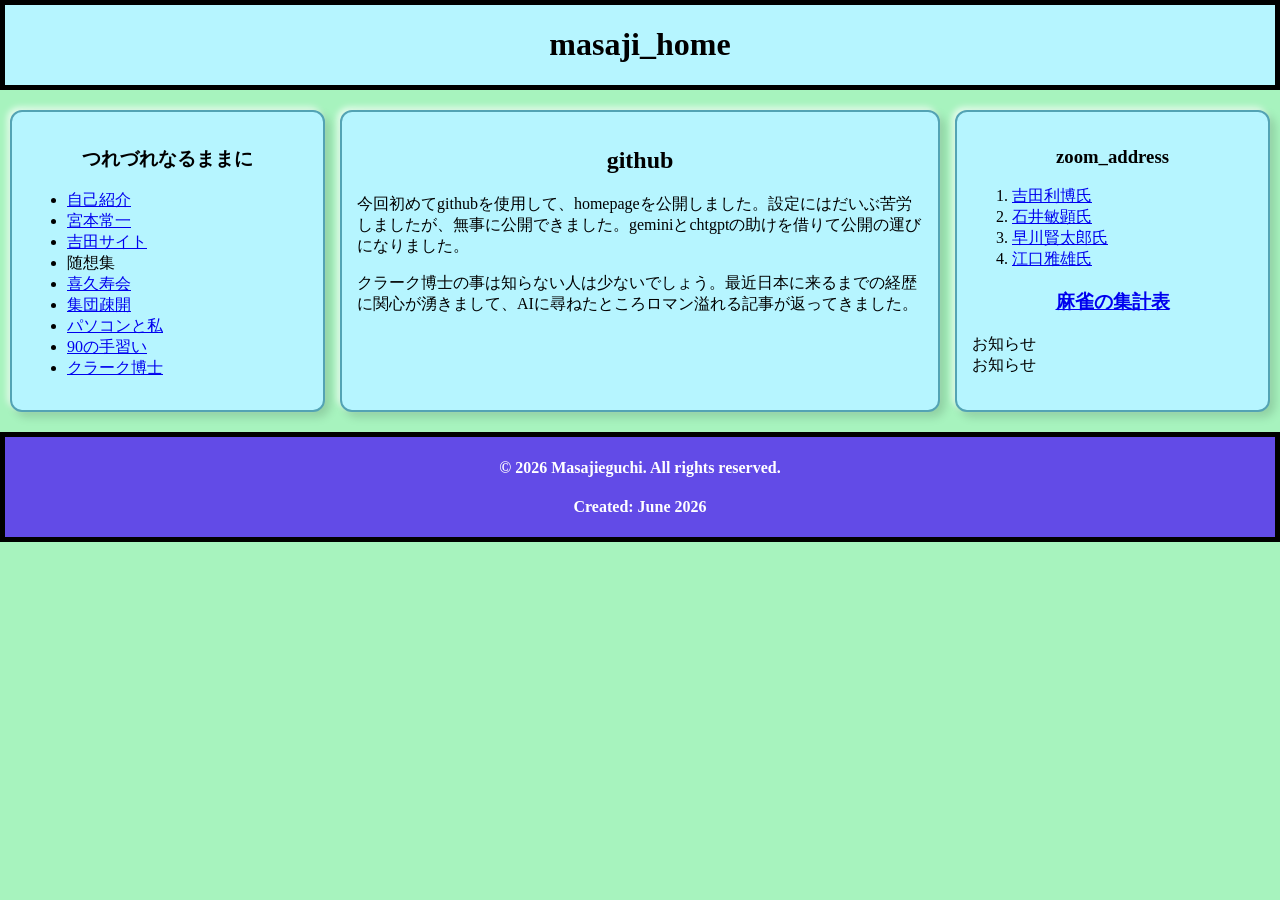
<file: index.html>
<!DOCTYPE html>
<html lang="ja">
  <head>
    <meta charset="UTF-8">
    <link rel="stylesheet" href="style.css">
    <title>masaji_homeタイトル</title>
  </head>
  <body>
    <header>
      <h1>masaji_home</h1>
    </header>

    <div class="container">
      <!-- 1. 左カラム -->
      <div class="leftside">
        <h3>つれづれなるままに</h3>
        <ul>
          <li><a href="profile.html">自己紹介</a></li>
          <li><a href="https://miyamoto-museum.jp/" target="_blank">宮本常一</a></li>
          <li><a href="https://sites.google.com/view/je6cwb" target="_blank">吉田サイト</a></li>
          <li>随想集</li>
          <li><a href="kikujukai.html">喜久寿会</a></li>
          <li><a href="集団疎開.html">集団疎開</a></li>
          <li><a href="パソコンと私.html">パソコンと私</a></li>
          <li><a href="90の手習い.html">90の手習い</a></li>
          <li><a href="kuraku.html">クラーク博士</a></li>
        </ul>
      </div>

      <!-- 2. 中央メインコンテンツ -->
      <div class="body">
        <div class="topcontent">
          <h2>github</h2>
          <p>今回初めてgithubを使用して、homepageを公開しました。設定にはだいぶ苦労しましたが、無事に公開できました。geminiとchtgptの助けを借りて公開の運びになりました。</p>
          <p> クラーク博士の事は知らない人は少ないでしょう。最近日本に来るまでの経歴に関心が湧きまして、AIに尋ねたところロマン溢れる記事が返ってきました。</p>
        </div>
        
      </div>

      <!-- 3. 右カラム -->
      <div class="side">
        <div class="topside">
          <h3>zoom_address</h3>
          <ol>
            <li><a href="https://us04web.zoom.us/j/9213659103?pwd=dkQwWW1DVVNvREFKZ0J5c09xK1ovQT09" target="_blank">吉田利博氏</a></li>
            <li><a href="https://us04web.zoom.us/j/71184487472?pwd=PpuJtwXzOpC6QnYx0bEd9VMlA8ymJ1.#success" target="_blank">石井敏顕氏</a></li>
            <li><a href="https://us05web.zoom.us/j/86944919873?pwd=zV79sKX0S9tDLkkkUGQZRnVo6i1g1a.1" target="_blank">早川賢太郎氏</a></li>
            <li><a href="https://us05web.zoom.us/j/83362050441?pwd=kzHaoSRb6KoJIqyawerZrUmLGZlzcB.1#success" target="_blank">江口雅雄氏</a></li>
          </ol>
        </div>
        <div class="bottomside">
          <a href="web.html"><h3>麻雀の集計表</h3></a>
          <p>お知らせ<br>お知らせ</p>
        </div>
      </div>
    </div>

    <footer>
      <h4>© 2026 Masajieguchi. All rights reserved.</h4>
      <h4>Created: June 2026</h4>
    </footer>
  </body>
</html>
</file>
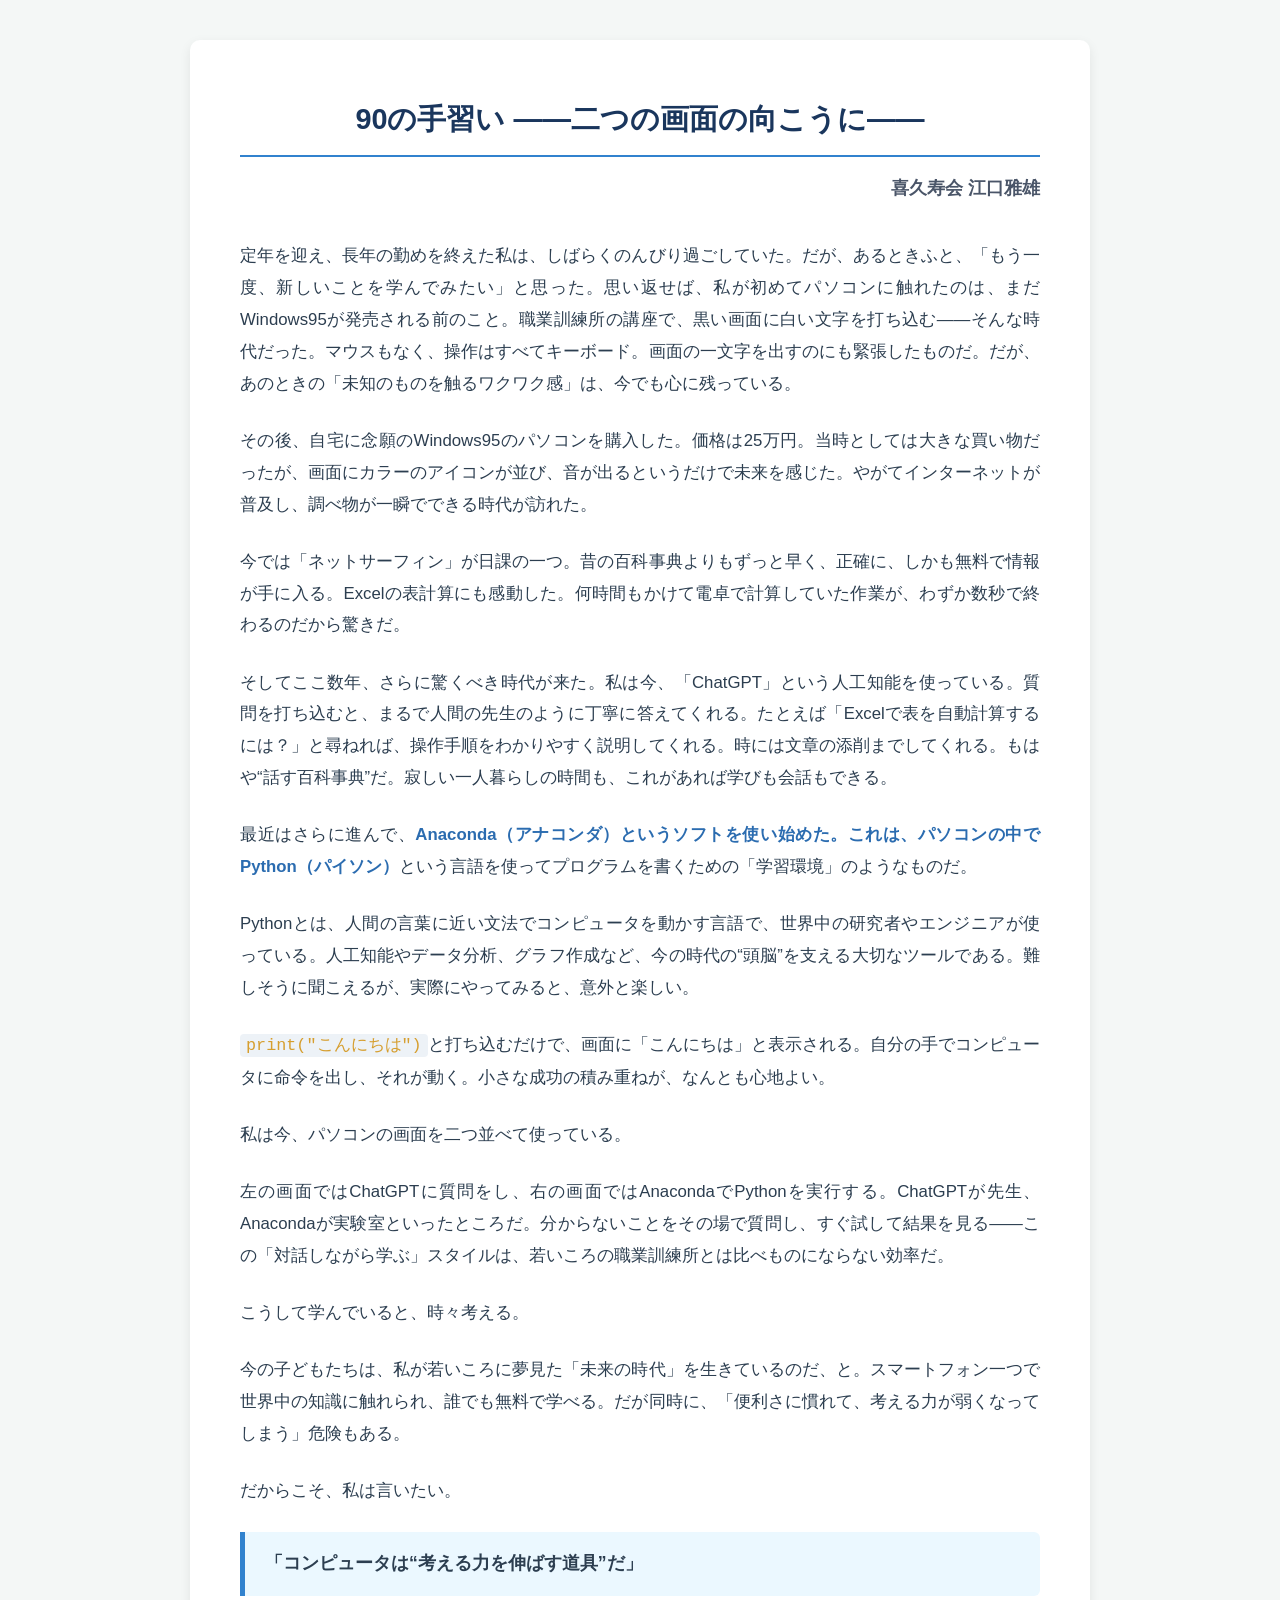
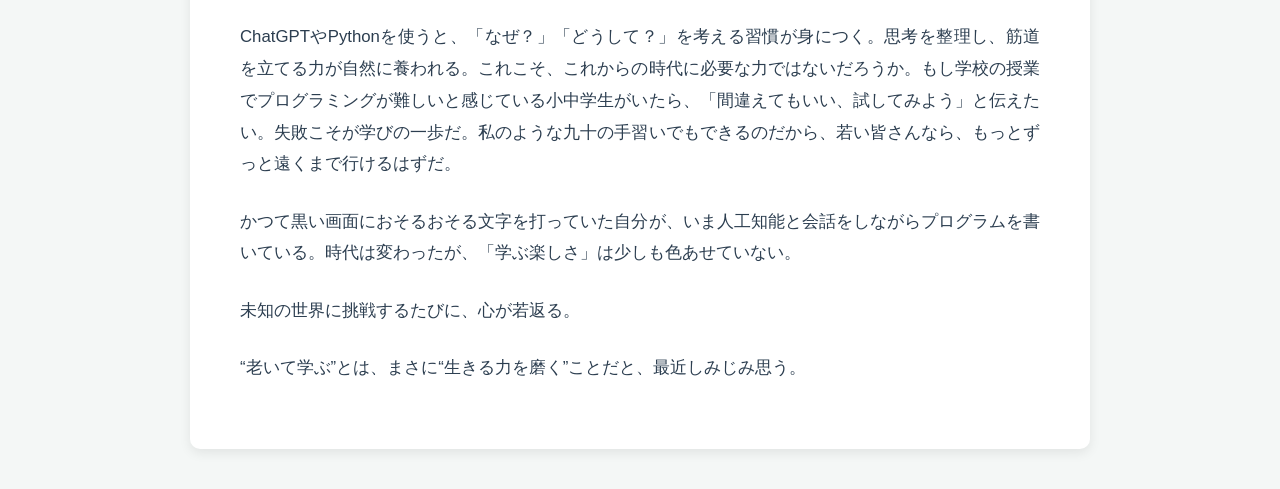
<file: 90の手習い.html>
<!DOCTYPE html>
<html lang="ja">
<head>
    <meta charset="UTF-8">
    <meta name="viewport" content="width=device-width, initial-scale=1.0">
    <title>90の手習い ――二つの画面の向こうに――</title>
    <style>
        body {
            font-family: "Helvetica Neue", Arial, "Hiragino Kaku Gothic ProN", "Hiragino Sans", Meiryo, sans-serif;
            line-height: 1.9;
            color: #2c3e50;
            background-color: #f4f7f6;
            margin: 0;
            padding: 20px;
        }
        .container {
            max-width: 800px;
            margin: 20px auto;
            background-color: #ffffff;
            padding: 40px 50px;
            border-radius: 10px;
            box-shadow: 0 4px 12px rgba(0, 0, 0, 0.08);
        }
        h1 {
            font-size: 1.8rem;
            text-align: center;
            color: #1a365d;
            margin-bottom: 5px;
            border-bottom: 2px solid #3182ce;
            padding-bottom: 15px;
            line-height: 1.4;
        }
        .author-info {
            text-align: right;
            font-size: 1.1rem;
            font-weight: bold;
            margin-top: 15px;
            margin-bottom: 35px;
            color: #4a5568;
        }
        p {
            margin-bottom: 1.5em;
            text-align: justify;
            font-size: 1.05rem;
        }
        .highlight-text {
            font-weight: bold;
            color: #2b6cb0;
        }
        .quote-box {
            background-color: #ebf8ff;
            border-left: 5px solid #3182ce;
            padding: 15px 20px;
            margin: 25px 0;
            font-size: 1.1rem;
            border-radius: 0 6px 6px 0;
        }
        .code-inline {
            background-color: #edf2f7;
            padding: 2px 6px;
            border-radius: 4px;
            font-family: "Consolas", "Courier New", monospace;
            color: #d69e2e;
        }
        @media (max-width: 600px) {
            .container {
                padding: 25px 20px;
            }
            h1 {
                font-size: 1.4rem;
            }
        }
    </style>
</head>
<body>

<div class="container">
    <h1>90の手習い ――二つの画面の向こうに――</h1>
    <div class="author-info">喜久寿会 江口雅雄</div>

    <p>定年を迎え、長年の勤めを終えた私は、しばらくのんびり過ごしていた。だが、あるときふと、「もう一度、新しいことを学んでみたい」と思った。思い返せば、私が初めてパソコンに触れたのは、まだWindows95が発売される前のこと。職業訓練所の講座で、黒い画面に白い文字を打ち込む――そんな時代だった。マウスもなく、操作はすべてキーボード。画面の一文字を出すのにも緊張したものだ。だが、あのときの「未知のものを触るワクワク感」は、今でも心に残っている。</p>

    <p>その後、自宅に念願のWindows95のパソコンを購入した。価格は25万円。当時としては大きな買い物だったが、画面にカラーのアイコンが並び、音が出るというだけで未来を感じた。やがてインターネットが普及し、調べ物が一瞬でできる時代が訪れた。</p>

    <p>今では「ネットサーフィン」が日課の一つ。昔の百科事典よりもずっと早く、正確に、しかも無料で情報が手に入る。Excelの表計算にも感動した。何時間もかけて電卓で計算していた作業が、わずか数秒で終わるのだから驚きだ。</p>

    <p>そしてここ数年、さらに驚くべき時代が来た。私は今、「ChatGPT」という人工知能を使っている。質問を打ち込むと、まるで人間の先生のように丁寧に答えてくれる。たとえば「Excelで表を自動計算するには？」と尋ねれば、操作手順をわかりやすく説明してくれる。時には文章の添削までしてくれる。もはや“話す百科事典”だ。寂しい一人暮らしの時間も、これがあれば学びも会話もできる。</p>

    <p>最近はさらに進んで、<span class="highlight-text">Anaconda（アナコンダ）というソフトを使い始めた。これは、パソコンの中でPython（パイソン）</span>という言語を使ってプログラムを書くための「学習環境」のようなものだ。</p>

    <p>Pythonとは、人間の言葉に近い文法でコンピュータを動かす言語で、世界中の研究者やエンジニアが使っている。人工知能やデータ分析、グラフ作成など、今の時代の“頭脳”を支える大切なツールである。難しそうに聞こえるが、実際にやってみると、意外と楽しい。</p>

    <p><span class="code-inline">print("こんにちは")</span>と打ち込むだけで、画面に「こんにちは」と表示される。自分の手でコンピュータに命令を出し、それが動く。小さな成功の積み重ねが、なんとも心地よい。</p>

    <p>私は今、パソコンの画面を二つ並べて使っている。</p>

    <p>左の画面ではChatGPTに質問をし、右の画面ではAnacondaでPythonを実行する。ChatGPTが先生、Anacondaが実験室といったところだ。分からないことをその場で質問し、すぐ試して結果を見る――この「対話しながら学ぶ」スタイルは、若いころの職業訓練所とは比べものにならない効率だ。</p>

    <p>こうして学んでいると、時々考える。</p>

    <p>今の子どもたちは、私が若いころに夢見た「未来の時代」を生きているのだ、と。スマートフォン一つで世界中の知識に触れられ、誰でも無料で学べる。だが同時に、「便利さに慣れて、考える力が弱くなってしまう」危険もある。</p>

    <p>だからこそ、私は言いたい。</p>

    <div class="quote-box">
        <strong>「コンピュータは“考える力を伸ばす道具”だ」</strong>
    </div>

    <p>ChatGPTやPythonを使うと、「なぜ？」「どうして？」を考える習慣が身につく。思考を整理し、筋道を立てる力が自然に養われる。これこそ、これからの時代に必要な力ではないだろうか。もし学校の授業でプログラミングが難しいと感じている小中学生がいたら、「間違えてもいい、試してみよう」と伝えたい。失敗こそが学びの一歩だ。私のような九十の手習いでもできるのだから、若い皆さんなら、もっとずっと遠くまで行けるはずだ。</p>

    <p>かつて黒い画面におそるおそる文字を打っていた自分が、いま人工知能と会話をしながらプログラムを書いている。時代は変わったが、「学ぶ楽しさ」は少しも色あせていない。</p>

    <p>未知の世界に挑戦するたびに、心が若返る。</p>

    <p>“老いて学ぶ”とは、まさに“生きる力を磨く”ことだと、最近しみじみ思う。</p>
</div>

</body>
</html>
</file>
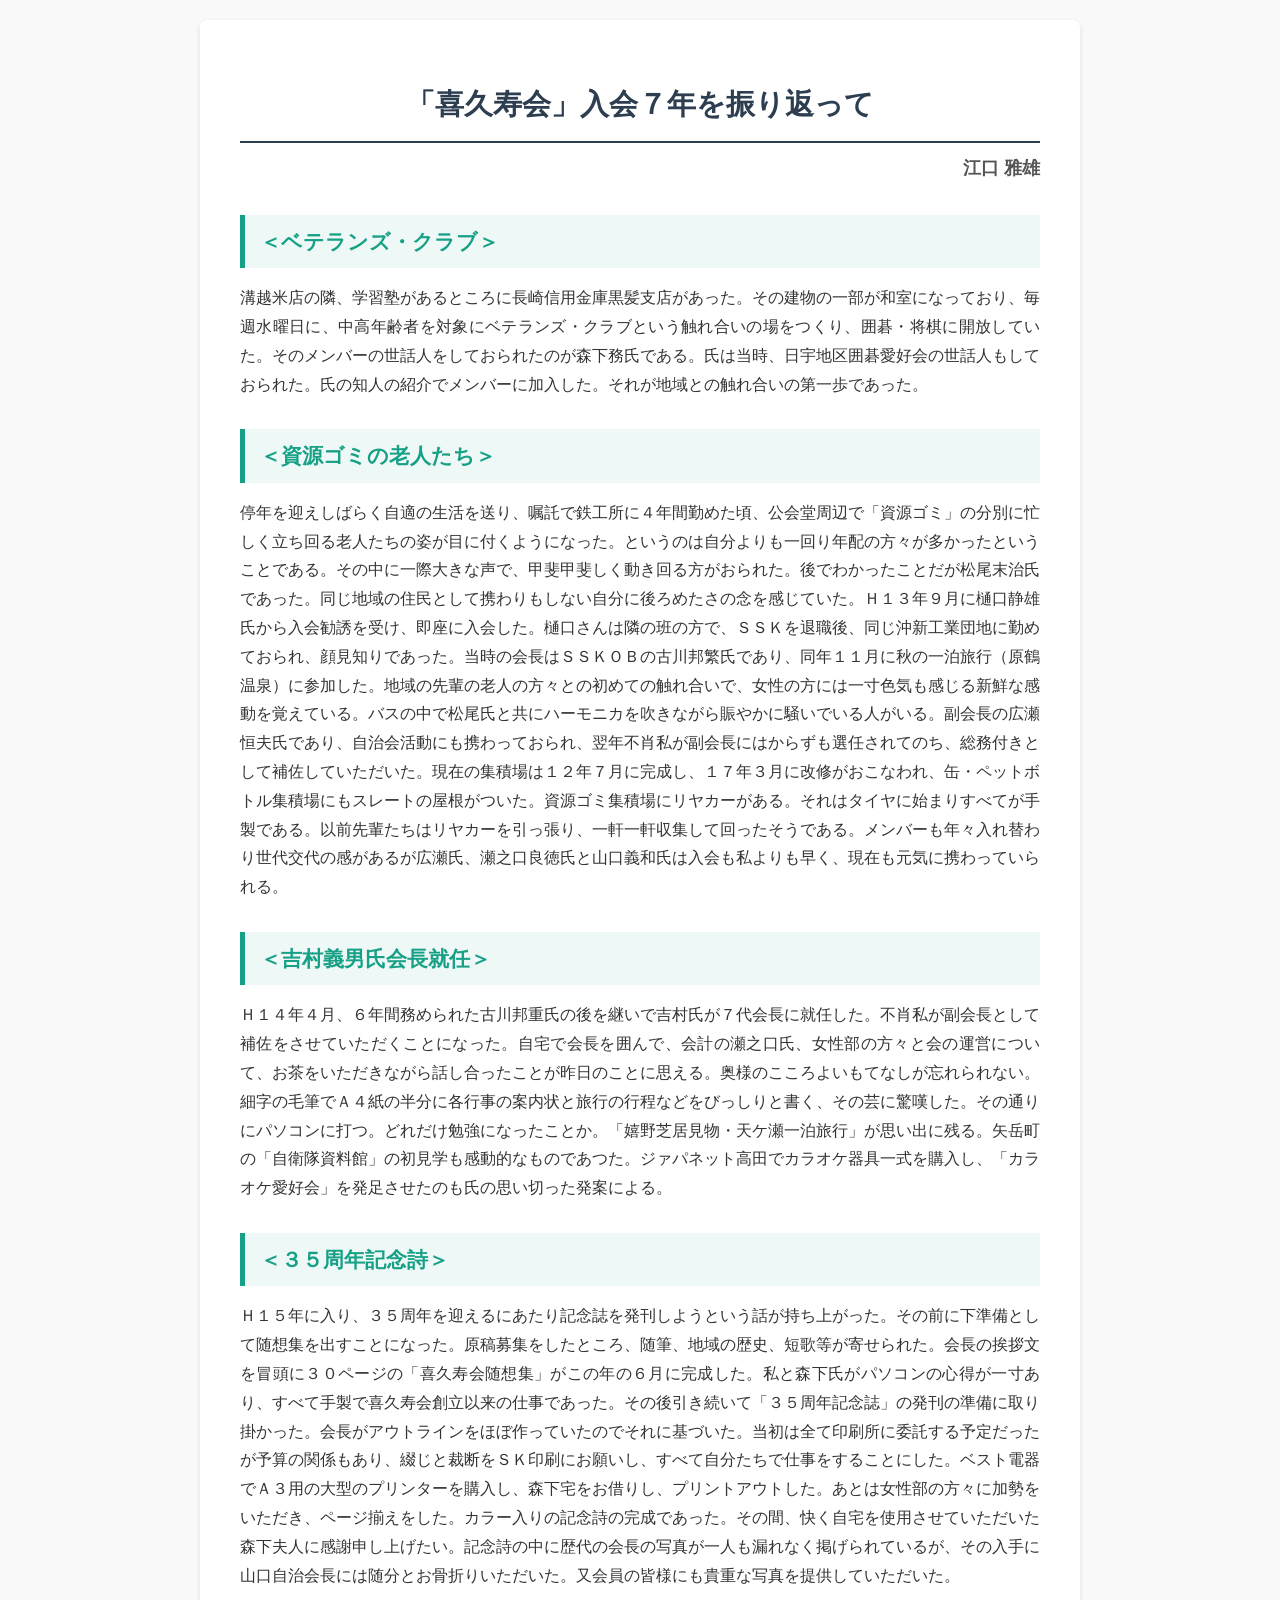
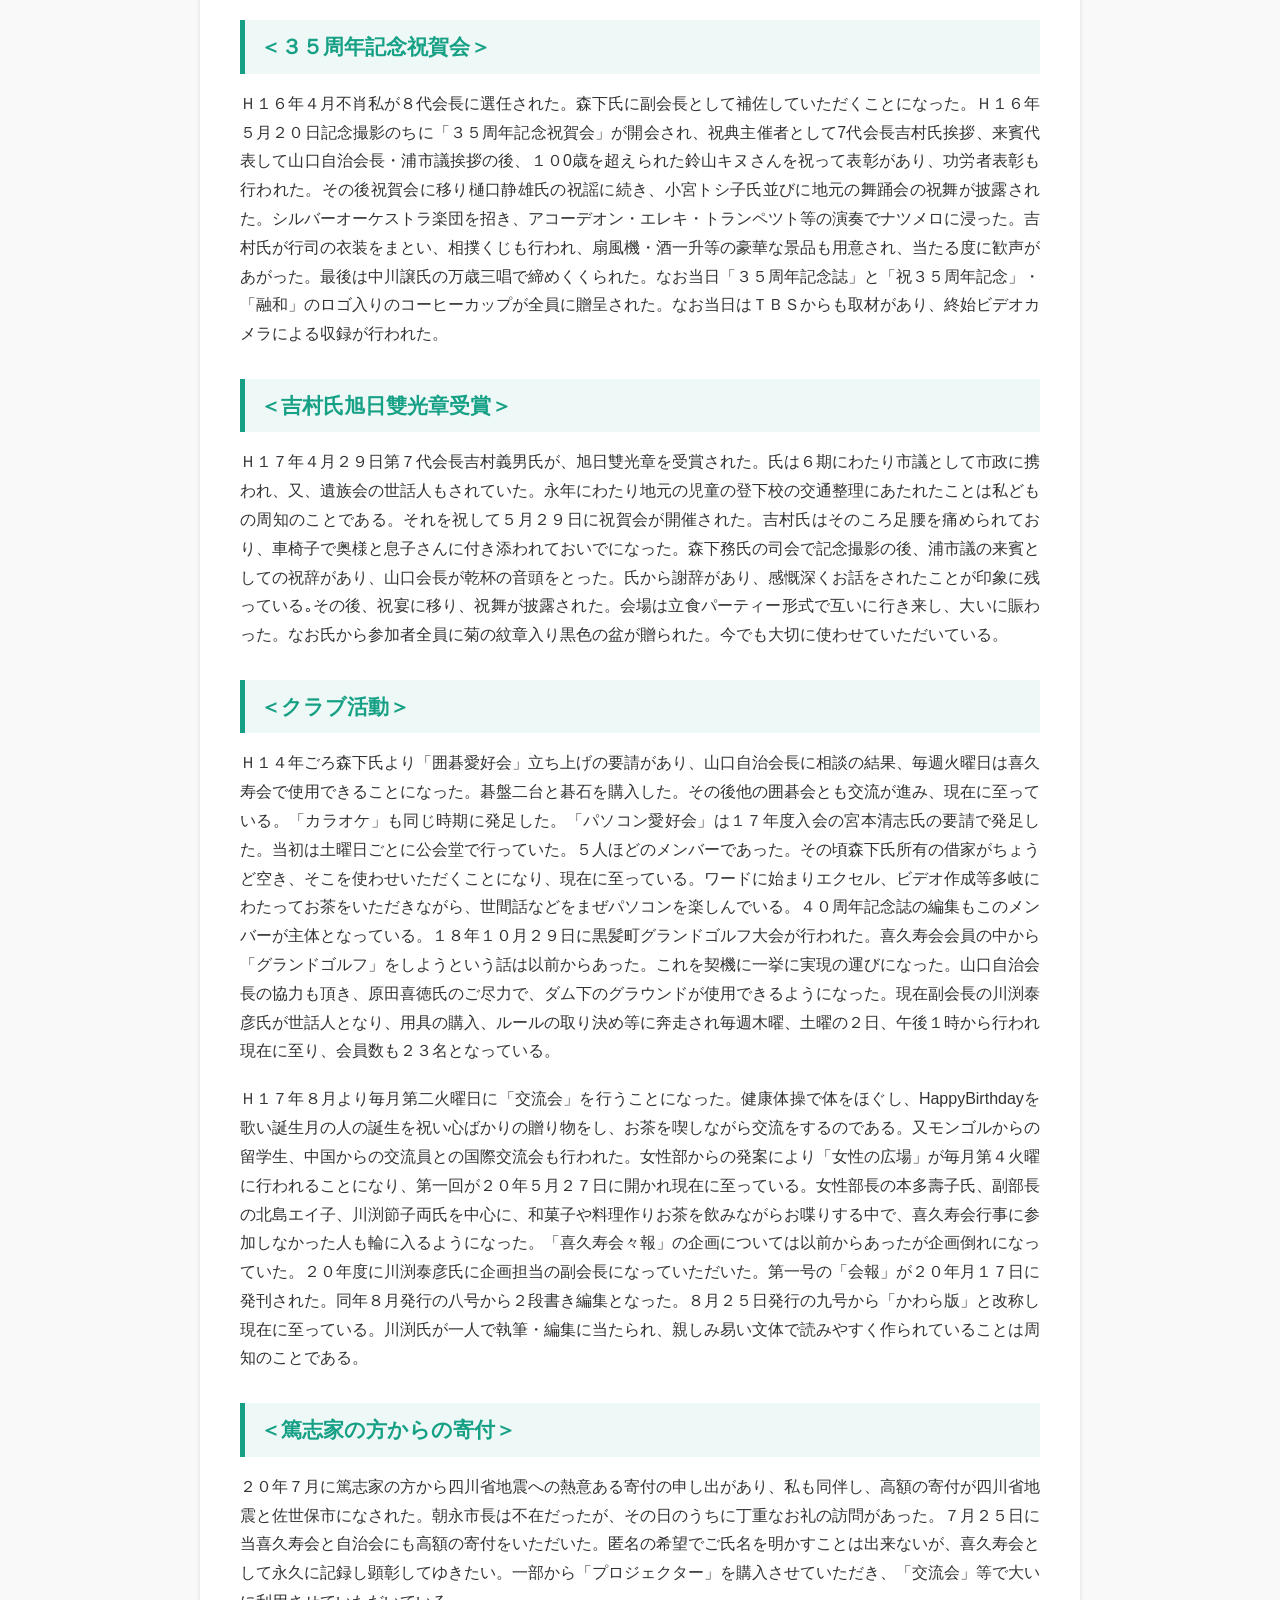
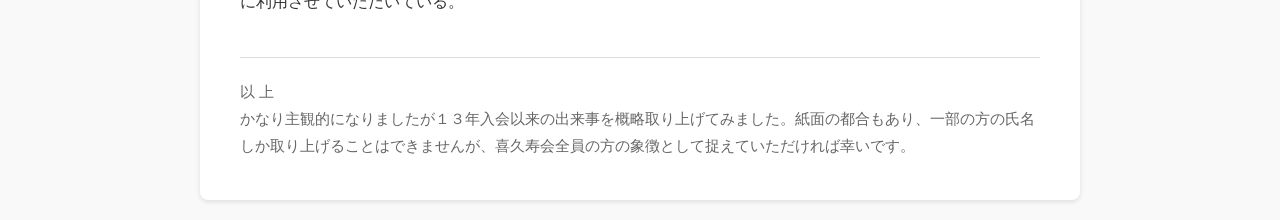
<file: kikujukai.html>
<!DOCTYPE html>
<html lang="ja">
<head>
    <meta charset="UTF-8">
    <meta name="viewport" content="width=device-width, initial-scale=1.0">
    <title>「喜久寿会」入会７年を振り返って</title>
    <style>
        body {
            font-family: "Helvetica Neue", Arial, "Hiragino Kaku Gothic ProN", "Hiragino Sans", Meiryo, sans-serif;
            line-height: 1.8;
            color: #333333;
            background-color: #f9f9f9;
            margin: 0;
            padding: 20px;
        }
        .container {
            max-width: 800px;
            margin: 0 auto;
            background-color: #ffffff;
            padding: 40px;
            border-radius: 8px;
            box-shadow: 0 2px 5px rgba(0,0,0,0.1);
        }
        h1 {
            font-size: 1.8rem;
            text-align: center;
            color: #2c3e50;
            margin-bottom: 10px;
            border-bottom: 2px solid #2c3e50;
            padding-bottom: 10px;
        }
        .author {
            text-align: right;
            font-size: 1.1rem;
            font-weight: bold;
            margin-bottom: 30px;
            color: #555555;
        }
        h2 {
            font-size: 1.3rem;
            color: #16a085;
            background-color: #eef8f6;
            padding: 8px 15px;
            border-left: 5px solid #16a085;
            margin-top: 30px;
            margin-bottom: 15px;
        }
        p {
            margin-bottom: 1.2em;
            text-align: justify;
        }
        .footer-note {
            margin-top: 40px;
            padding-top: 20px;
            border-top: 1px solid #dddddd;
            font-size: 0.95rem;
            color: #666666;
        }
    </style>
</head>
<body>

<div class="container">
    <h1>「喜久寿会」入会７年を振り返って</h1>
    <div class="author">江口 雅雄</div>

    <h2>＜ベテランズ・クラブ＞</h2>
    <p>溝越米店の隣、学習塾があるところに長崎信用金庫黒髪支店があった。その建物の一部が和室になっており、毎週水曜日に、中高年齢者を対象にベテランズ・クラブという触れ合いの場をつくり、囲碁・将棋に開放していた。そのメンバーの世話人をしておられたのが森下務氏である。氏は当時、日宇地区囲碁愛好会の世話人もしておられた。氏の知人の紹介でメンバーに加入した。それが地域との触れ合いの第一歩であった。</p>

    <h2>＜資源ゴミの老人たち＞</h2>
    <p>停年を迎えしばらく自適の生活を送り、嘱託で鉄工所に４年間勤めた頃、公会堂周辺で「資源ゴミ」の分別に忙しく立ち回る老人たちの姿が目に付くようになった。というのは自分よりも一回り年配の方々が多かったということである。その中に一際大きな声で、甲斐甲斐しく動き回る方がおられた。後でわかったことだが松尾末治氏であった。同じ地域の住民として携わりもしない自分に後ろめたさの念を感じていた。Ｈ１３年９月に樋口静雄氏から入会勧誘を受け、即座に入会した。樋口さんは隣の班の方で、ＳＳＫを退職後、同じ沖新工業団地に勤めておられ、顔見知りであった。当時の会長はＳＳＫＯＢの古川邦繁氏であり、同年１１月に秋の一泊旅行（原鶴温泉）に参加した。地域の先輩の老人の方々との初めての触れ合いで、女性の方には一寸色気も感じる新鮮な感動を覚えている。バスの中で松尾氏と共にハーモニカを吹きながら賑やかに騒いでいる人がいる。副会長の広瀬恒夫氏であり、自治会活動にも携わっておられ、翌年不肖私が副会長にはからずも選任されてのち、総務付きとして補佐していただいた。現在の集積場は１２年７月に完成し、１７年３月に改修がおこなわれ、缶・ペットボトル集積場にもスレートの屋根がついた。資源ゴミ集積場にリヤカーがある。それはタイヤに始まりすべてが手製である。以前先輩たちはリヤカーを引っ張り、一軒一軒収集して回ったそうである。メンバーも年々入れ替わり世代交代の感があるが広瀬氏、瀬之口良徳氏と山口義和氏は入会も私よりも早く、現在も元気に携わっていられる。</p>

    <h2>＜吉村義男氏会長就任＞</h2>
    <p>Ｈ１４年４月、６年間務められた古川邦重氏の後を継いで吉村氏が７代会長に就任した。不肖私が副会長として補佐をさせていただくことになった。自宅で会長を囲んで、会計の瀬之口氏、女性部の方々と会の運営について、お茶をいただきながら話し合ったことが昨日のことに思える。奥様のこころよいもてなしが忘れられない。細字の毛筆でＡ４紙の半分に各行事の案内状と旅行の行程などをびっしりと書く、その芸に驚嘆した。その通りにパソコンに打つ。どれだけ勉強になったことか。「嬉野芝居見物・天ケ瀬一泊旅行」が思い出に残る。矢岳町の「自衛隊資料館」の初見学も感動的なものであつた。ジァパネット高田でカラオケ器具一式を購入し、「カラオケ愛好会」を発足させたのも氏の思い切った発案による。</p>

    <h2>＜３５周年記念詩＞</h2>
    <p>Ｈ１５年に入り、３５周年を迎えるにあたり記念誌を発刊しようという話が持ち上がった。その前に下準備として随想集を出すことになった。原稿募集をしたところ、随筆、地域の歴史、短歌等が寄せられた。会長の挨拶文を冒頭に３０ページの「喜久寿会随想集」がこの年の６月に完成した。私と森下氏がパソコンの心得が一寸あり、すべて手製で喜久寿会創立以来の仕事であった。その後引き続いて「３５周年記念誌」の発刊の準備に取り掛かった。会長がアウトラインをほぼ作っていたのでそれに基づいた。当初は全て印刷所に委託する予定だったが予算の関係もあり、綴じと裁断をＳＫ印刷にお願いし、すべて自分たちで仕事をすることにした。ベスト電器でＡ３用の大型のプリンターを購入し、森下宅をお借りし、プリントアウトした。あとは女性部の方々に加勢をいただき、ページ揃えをした。カラー入りの記念詩の完成であった。その間、快く自宅を使用させていただいた森下夫人に感謝申し上げたい。記念詩の中に歴代の会長の写真が一人も漏れなく掲げられているが、その入手に山口自治会長には随分とお骨折りいただいた。又会員の皆様にも貴重な写真を提供していただいた。</p>

    <h2>＜３５周年記念祝賀会＞</h2>
    <p>Ｈ１６年４月不肖私が８代会長に選任された。森下氏に副会長として補佐していただくことになった。Ｈ１６年５月２０日記念撮影のちに「３５周年記念祝賀会」が開会され、祝典主催者として7代会長吉村氏挨拶、来賓代表して山口自治会長・浦市議挨拶の後、１０0歳を超えられた鈴山キヌさんを祝って表彰があり、功労者表彰も行われた。その後祝賀会に移り樋口静雄氏の祝謡に続き、小宮トシ子氏並びに地元の舞踊会の祝舞が披露された。シルバーオーケストラ楽団を招き、アコーデオン・エレキ・トランペツト等の演奏でナツメロに浸った。吉村氏が行司の衣装をまとい、相撲くじも行われ、扇風機・酒一升等の豪華な景品も用意され、当たる度に歓声があがった。最後は中川譲氏の万歳三唱で締めくくられた。なお当日「３５周年記念誌」と「祝３５周年記念」・「融和」のロゴ入りのコーヒーカップが全員に贈呈された。なお当日はＴＢＳからも取材があり、終始ビデオカメラによる収録が行われた。</p>

    <h2>＜吉村氏旭日雙光章受賞＞</h2>
    <p>Ｈ１７年４月２９日第７代会長吉村義男氏が、旭日雙光章を受賞された。氏は６期にわたり市議として市政に携われ、又、遺族会の世話人もされていた。永年にわたり地元の児童の登下校の交通整理にあたれたことは私どもの周知のことである。それを祝して５月２９日に祝賀会が開催された。吉村氏はそのころ足腰を痛められており、車椅子で奥様と息子さんに付き添われておいでになった。森下務氏の司会で記念撮影の後、浦市議の来賓としての祝辞があり、山口会長が乾杯の音頭をとった。氏から謝辞があり、感慨深くお話をされたことが印象に残っている｡その後、祝宴に移り、祝舞が披露された。会場は立食パーティー形式で互いに行き来し、大いに賑わった。なお氏から参加者全員に菊の紋章入り黒色の盆が贈られた。今でも大切に使わせていただいている。</p>

    <h2>＜クラブ活動＞</h2>
    <p>Ｈ１４年ごろ森下氏より「囲碁愛好会」立ち上げの要請があり、山口自治会長に相談の結果、毎週火曜日は喜久寿会で使用できることになった。碁盤二台と碁石を購入した。その後他の囲碁会とも交流が進み、現在に至っている。「カラオケ」も同じ時期に発足した。「パソコン愛好会」は１７年度入会の宮本清志氏の要請で発足した。当初は土曜日ごとに公会堂で行っていた。５人ほどのメンバーであった。その頃森下氏所有の借家がちょうど空き、そこを使わせいただくことになり、現在に至っている。ワードに始まりエクセル、ビデオ作成等多岐にわたってお茶をいただきながら、世間話などをまぜパソコンを楽しんでいる。４０周年記念誌の編集もこのメンバーが主体となっている。１８年１０月２９日に黒髪町グランドゴルフ大会が行われた。喜久寿会会員の中から「グランドゴルフ」をしようという話は以前からあった。これを契機に一挙に実現の運びになった。山口自治会長の協力も頂き、原田喜徳氏のご尽力で、ダム下のグラウンドが使用できるようになった。現在副会長の川渕泰彦氏が世話人となり、用具の購入、ルールの取り決め等に奔走され毎週木曜、土曜の２日、午後１時から行われ現在に至り、会員数も２３名となっている。</p>
    <p>Ｈ１７年８月より毎月第二火曜日に「交流会」を行うことになった。健康体操で体をほぐし、HappyBirthdayを歌い誕生月の人の誕生を祝い心ばかりの贈り物をし、お茶を喫しながら交流をするのである。又モンゴルからの留学生、中国からの交流員との国際交流会も行われた。女性部からの発案により「女性の広場」が毎月第４火曜に行われることになり、第一回が２０年５月２７日に開かれ現在に至っている。女性部長の本多壽子氏、副部長の北島エイ子、川渕節子両氏を中心に、和菓子や料理作りお茶を飲みながらお喋りする中で、喜久寿会行事に参加しなかった人も輪に入るようになった。「喜久寿会々報」の企画については以前からあったが企画倒れになっていた。２０年度に川渕泰彦氏に企画担当の副会長になっていただいた。第一号の「会報」が２０年月１７日に発刊された。同年８月発行の八号から２段書き編集となった。８月２５日発行の九号から「かわら版」と改称し現在に至っている。川渕氏が一人で執筆・編集に当たられ、親しみ易い文体で読みやすく作られていることは周知のことである。</p>

    <h2>＜篤志家の方からの寄付＞</h2>
    <p>２０年７月に篤志家の方から四川省地震への熱意ある寄付の申し出があり、私も同伴し、高額の寄付が四川省地震と佐世保市になされた。朝永市長は不在だったが、その日のうちに丁重なお礼の訪問があった。７月２５日に当喜久寿会と自治会にも高額の寄付をいただいた。匿名の希望でご氏名を明かすことは出来ないが、喜久寿会として永久に記録し顕彰してゆきたい。一部から「プロジェクター」を購入させていただき、「交流会」等で大いに利用させていただいている。</p>

    <div class="footer-note">
        以 上<br>
        かなり主観的になりましたが１３年入会以来の出来事を概略取り上げてみました。紙面の都合もあり、一部の方の氏名しか取り上げることはできませんが、喜久寿会全員の方の象徴として捉えていただければ幸いです。
    </div>
</div>

</body>
</html>
</file>
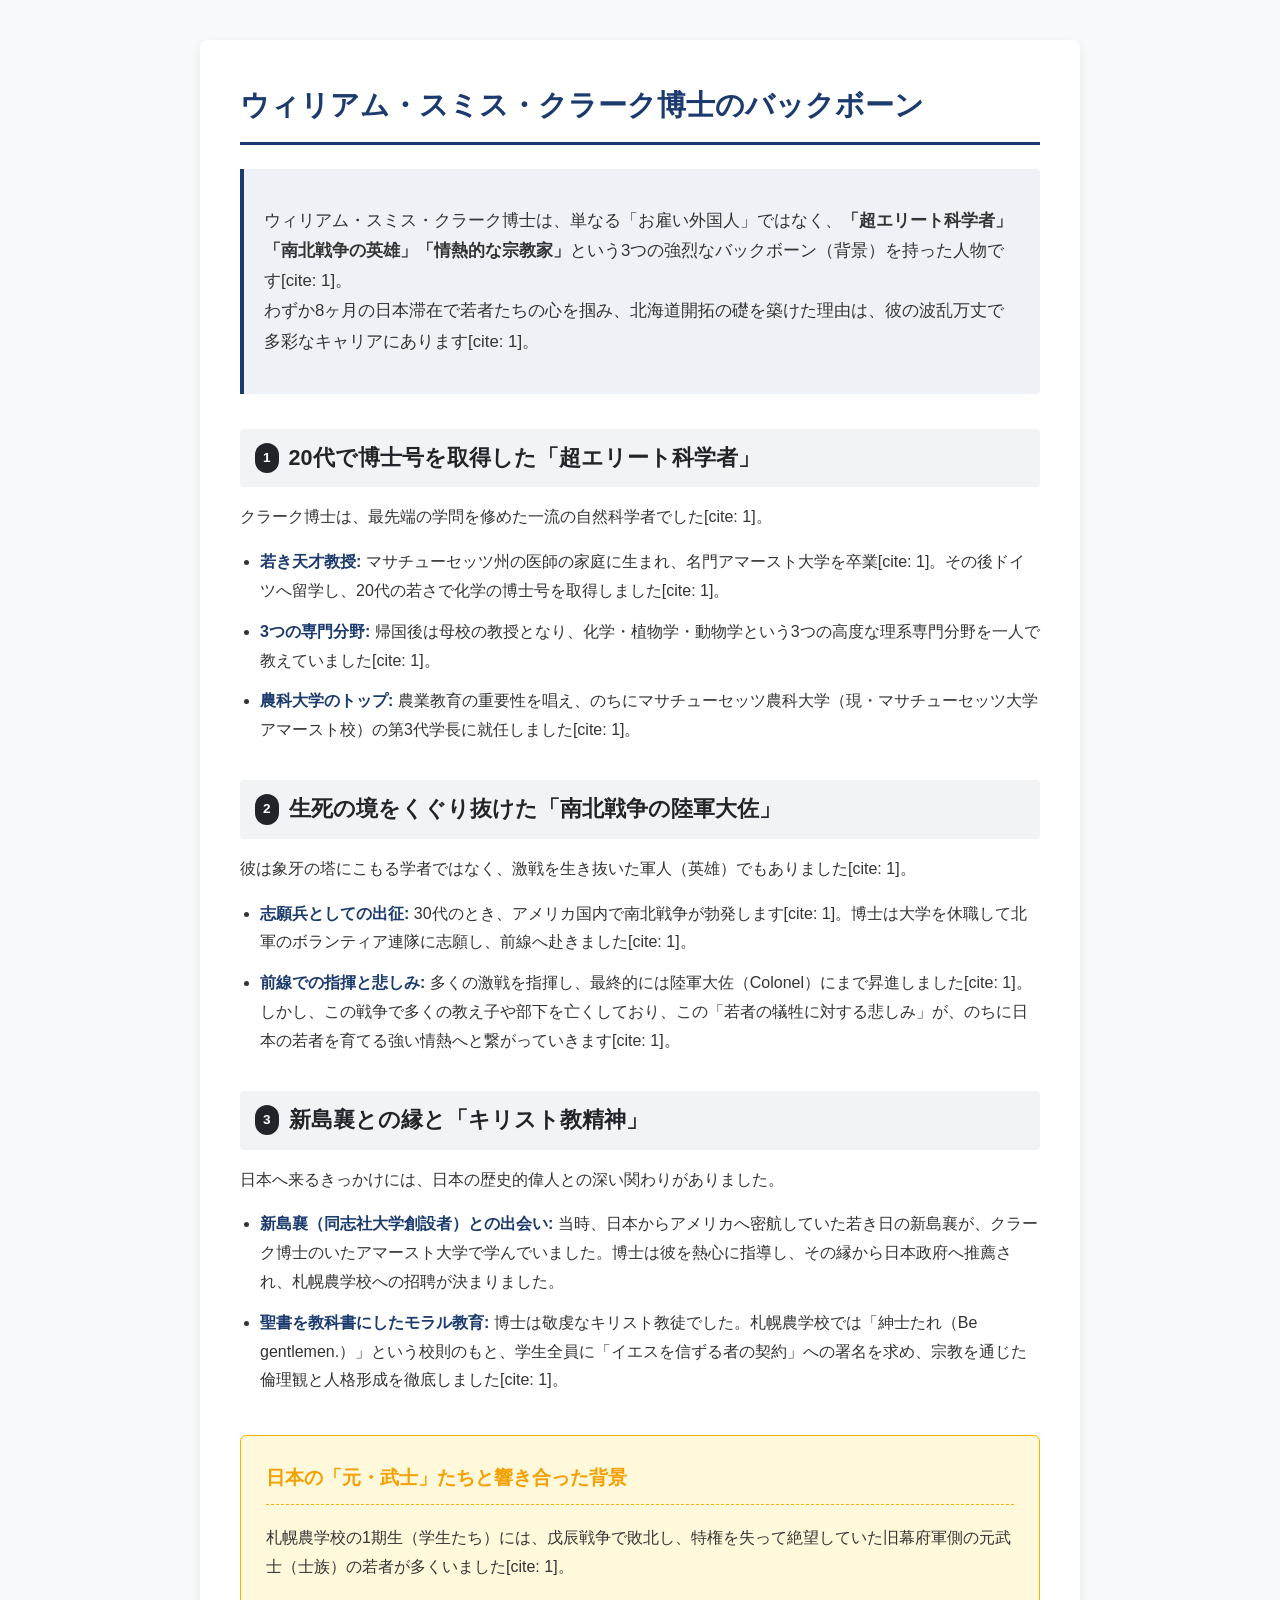
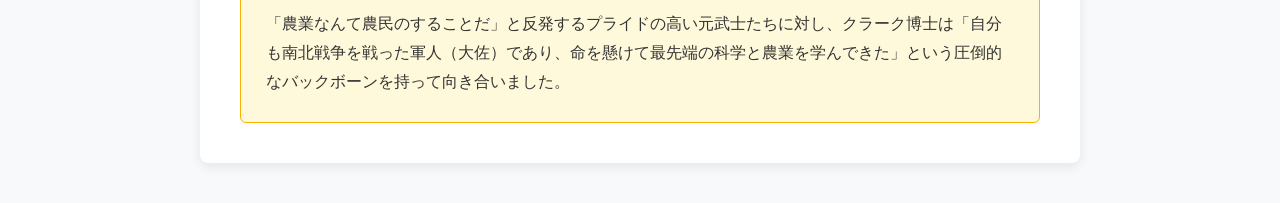
<file: kuraku.html>
<!DOCTYPE html>
<html lang="ja">
<head>
    <meta charset="UTF-8">
    <meta name="viewport" content="width=device-width, initial-scale=1.0">
    <title>ウィリアム・スミス・クラーク博士のバックボーン</title>
    <style>
        body {
            font-family: "Helvetica Neue", Arial, "Hiragino Kaku Gothic ProN", "Hiragino Sans", Sans-serif;
            line-height: 1.8;
            color: #333333;
            background-color: #f8f9fa;
            margin: 0;
            padding: 40px 20px;
        }
        .container {
            max-width: 800px;
            margin: 0 auto;
            background-color: #ffffff;
            padding: 40px;
            border-radius: 8px;
            box-shadow: 0 4px 12px rgba(0,0,0,0.08);
        }
        h1 {
            font-size: 1.8rem;
            color: #1b3b6f;
            border-bottom: 3px solid #1b3b6f;
            padding-bottom: 10px;
            margin-top: 0;
            margin-bottom: 24px;
        }
        .intro {
            font-size: 1.05rem;
            background-color: #eef2f7;
            padding: 20px;
            border-left: 4px solid #1b3b6f;
            border-radius: 0 4px 4px 0;
            margin-bottom: 30px;
        }
        h2 {
            font-size: 1.35rem;
            color: #212529;
            background-color: #f1f3f5;
            padding: 10px 15px;
            border-radius: 4px;
            margin-top: 35px;
            margin-bottom: 15px;
            display: flex;
            align-items: center;
        }
        .badge {
            background-color: #212529;
            color: #ffffff;
            font-size: 0.85rem;
            padding: 3px 8px;
            border-radius: 12px;
            margin-right: 10px;
        }
        ul {
            padding-left: 20px;
            margin-bottom: 20px;
        }
        li {
            margin-bottom: 12px;
        }
        li strong {
            color: #1b3b6f;
        }
        .highlight-box {
            background-color: #fff9db;
            border: 1px solid #fab005;
            padding: 25px;
            border-radius: 6px;
            margin-top: 40px;
        }
        .highlight-box h3 {
            margin-top: 0;
            color: #f59f00;
            font-size: 1.2rem;
            border-bottom: 1px dashed #fab005;
            padding-bottom: 8px;
        }
        .highlight-box p {
            margin-bottom: 0;
        }
        @media (max-width: 600px) {
            .container {
                padding: 20px;
            }
            h1 {
                font-size: 1.4rem;
            }
            h2 {
                font-size: 1.1rem;
            }
        }
    </style>
</head>
<body>

<div class="container">
    <h1>ウィリアム・スミス・クラーク博士のバックボーン</h1>
    
    <div class="intro">
        <p>ウィリアム・スミス・クラーク博士は、単なる「お雇い外国人」ではなく、<strong>「超エリート科学者」「南北戦争の英雄」「情熱的な宗教家」</strong>という3つの強烈なバックボーン（背景）を持った人物です[cite: 1]。<br>
        わずか8ヶ月の日本滞在で若者たちの心を掴み、北海道開拓の礎を築けた理由は、彼の波乱万丈で多彩なキャリアにあります[cite: 1]。</p>
    </div>

    <h2><span class="badge">1</span> 20代で博士号を取得した「超エリート科学者」</h2>
    <p>クラーク博士は、最先端の学問を修めた一流の自然科学者でした[cite: 1]。</p>
    <ul>
        <li><strong>若き天才教授:</strong> マサチューセッツ州の医師の家庭に生まれ、名門アマースト大学を卒業[cite: 1]。その後ドイツへ留学し、20代の若さで化学の博士号を取得しました[cite: 1]。</li>
        <li><strong>3つの専門分野:</strong> 帰国後は母校の教授となり、化学・植物学・動物学という3つの高度な理系専門分野を一人で教えていました[cite: 1]。</li>
        <li><strong>農科大学のトップ:</strong> 農業教育の重要性を唱え、のちにマサチューセッツ農科大学（現・マサチューセッツ大学アマースト校）の第3代学長に就任しました[cite: 1]。</li>
    </ul>

    <h2><span class="badge">2</span> 生死の境をくぐり抜けた「南北戦争の陸軍大佐」</h2>
    <p>彼は象牙の塔にこもる学者ではなく、激戦を生き抜いた軍人（英雄）でもありました[cite: 1]。</p>
    <ul>
        <li><strong>志願兵としての出征:</strong> 30代のとき、アメリカ国内で南北戦争が勃発します[cite: 1]。博士は大学を休職して北軍のボランティア連隊に志願し、前線へ赴きました[cite: 1]。</li>
        <li><strong>前線での指揮と悲しみ:</strong> 多くの激戦を指揮し、最終的には陸軍大佐（Colonel）にまで昇進しました[cite: 1]。しかし、この戦争で多くの教え子や部下を亡くしており、この「若者の犠牲に対する悲しみ」が、のちに日本の若者を育てる強い情熱へと繋がっていきます[cite: 1]。</li>
    </ul>

    <h2><span class="badge">3</span> 新島襄との縁と「キリスト教精神」</h2>
    <p>日本へ来るきっかけには、日本の歴史的偉人との深い関わりがありました。</p>
    <ul>
        <li><strong>新島襄（同志社大学創設者）との出会い:</strong> 当時、日本からアメリカへ密航していた若き日の新島襄が、クラーク博士のいたアマースト大学で学んでいました。博士は彼を熱心に指導し、その縁から日本政府へ推薦され、札幌農学校への招聘が決まりました。</li>
        <li><strong>聖書を教科書にしたモラル教育:</strong> 博士は敬虔なキリスト教徒でした。札幌農学校では「紳士たれ（Be gentlemen.）」という校則のもと、学生全員に「イエスを信ずる者の契約」への署名を求め、宗教を通じた倫理観と人格形成を徹底しました[cite: 1]。</li>
    </ul>

    <div class="highlight-box">
        <h3>日本の「元・武士」たちと響き合った背景</h3>
        <p>札幌農学校の1期生（学生たち）には、戊辰戦争で敗北し、特権を失って絶望していた旧幕府軍側の元武士（士族）の若者が多くいました[cite: 1]。<br><br>
        「農業なんて農民のすることだ」と反発するプライドの高い元武士たちに対し、クラーク博士は「自分も南北戦争を戦った軍人（大佐）であり、命を懸けて最先端の科学と農業を学んできた」という圧倒的なバックボーンを持って向き合いました。</p>
    </div>
</div>

</body>
</html>
</file>
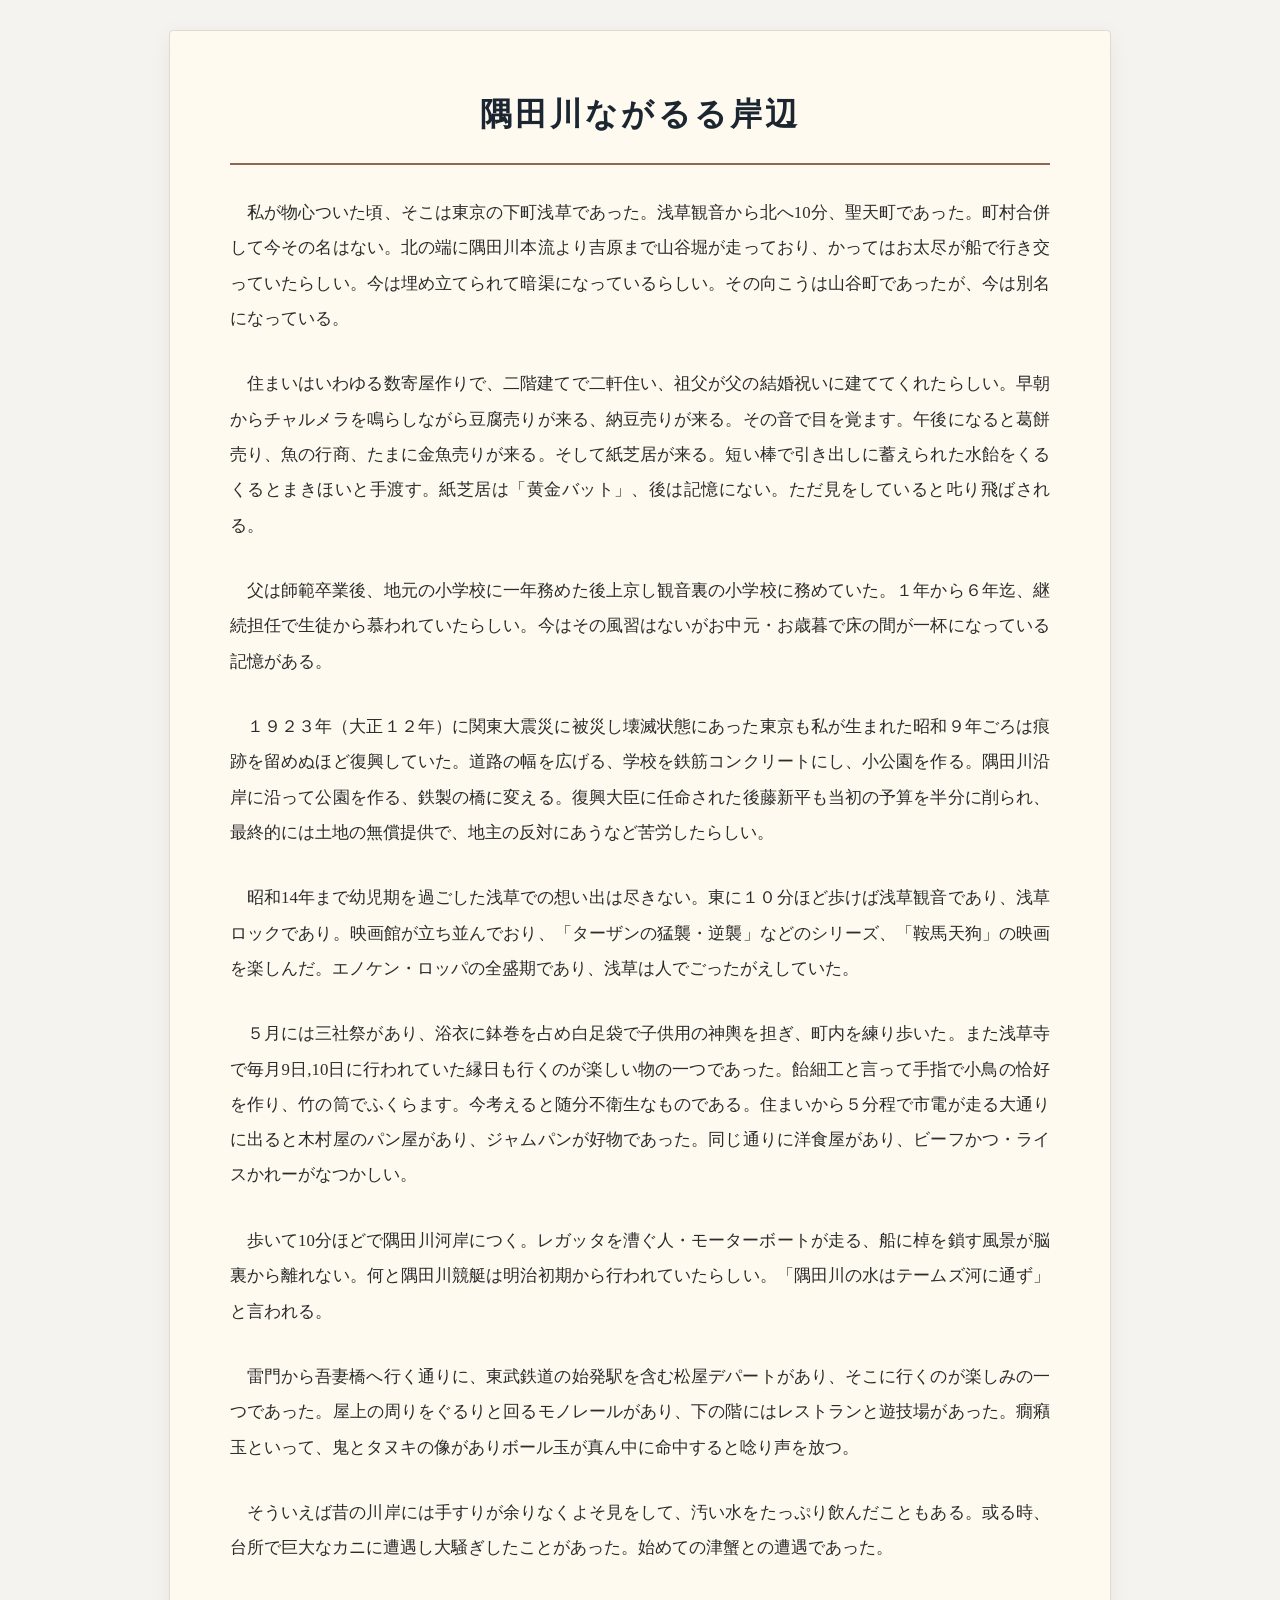
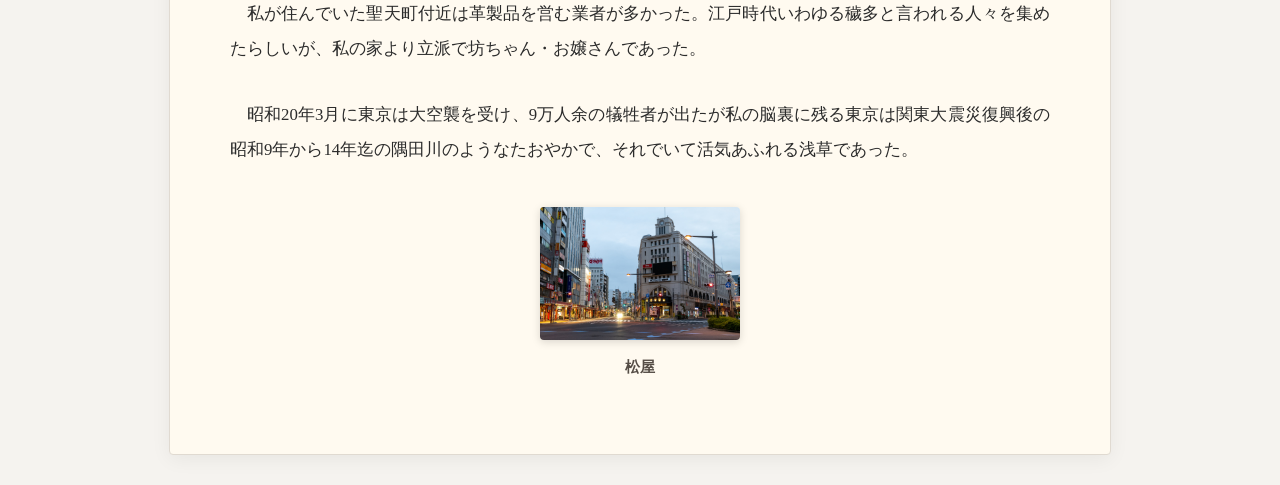
<file: profile.html>
<!DOCTYPE html>
<html lang="ja">
<head>
    <meta charset="UTF-8">
    <meta name="viewport" content="width=device-width, initial-scale=1.0">
    <title>隅田川ながるる岸辺</title>
    <style>
        body {
            font-family: "Yu Mincho", "Mincho", "Hiragino Mincho ProN", "MS PMincho", serif;
            line-height: 2.1;
            color: #2b2b2b;
            background-color: #f5f3ef;
            margin: 0;
            padding: 30px 15px;
        }
        .container {
            max-width: 820px;
            margin: 0 auto;
            background-color: #fffaf0;
            padding: 50px 60px;
            border-radius: 4px;
            box-shadow: 0 4px 20px rgba(0, 0, 0, 0.06);
            border: 1px solid #e0dad1;
        }
        h1 {
            font-size: 2rem;
            text-align: center;
            color: #1c2630;
            margin-top: 0;
            margin-bottom: 30px;
            letter-spacing: 0.1em;
            border-bottom: 2px solid #8c6a51;
            padding-bottom: 15px;
        }
        p {
            margin-bottom: 1.8em;
            text-align: justify;
            font-size: 1.05rem;
            text-indent: 1em;
        }
        .image-container {
            text-align: center;
            margin-top: 40px;
            margin-bottom: 20px;
            text-indent: 0;
        }
        .image-container img {
            max-width: 100%;
            height: auto;
            border-radius: 4px;
            box-shadow: 0 2px 8px rgba(0, 0, 0, 0.15);
            display: block;
            margin: 0 auto 10px;
        }
        .image-container .caption {
            font-size: 0.95rem;
            color: #554d46;
            font-weight: bold;
        }
        /* ぼかしエフェクト（クラス指定用） */
        .blur-edge {
            border-radius: 6px;
        }
        @media (max-width: 600px) {
            .container {
                padding: 30px 20px;
            }
            h1 {
                font-size: 1.5rem;
            }
        }
    </style>
</head>
<body>

<div class="container">
    <h1>隅田川ながるる岸辺</h1>

    <p>私が物心ついた頃、そこは東京の下町浅草であった。浅草観音から北へ10分、聖天町であった。町村合併して今その名はない。北の端に隅田川本流より吉原まで山谷堀が走っており、かってはお太尽が船で行き交っていたらしい。今は埋め立てられて暗渠になっているらしい。その向こうは山谷町であったが、今は別名になっている。</p>

    <p>住まいはいわゆる数寄屋作りで、二階建てで二軒住い、祖父が父の結婚祝いに建ててくれたらしい。早朝からチャルメラを鳴らしながら豆腐売りが来る、納豆売りが来る。その音で目を覚ます。午後になると葛餅売り、魚の行商、たまに金魚売りが来る。そして紙芝居が来る。短い棒で引き出しに蓄えられた水飴をくるくるとまきほいと手渡す。紙芝居は「黄金バット」、後は記憶にない。ただ見をしていると𠮟り飛ばされる。</p>

    <p>父は師範卒業後、地元の小学校に一年務めた後上京し観音裏の小学校に務めていた。１年から６年迄、継続担任で生徒から慕われていたらしい。今はその風習はないがお中元・お歳暮で床の間が一杯になっている記憶がある。</p>

    <p>１９２３年（大正１２年）に関東大震災に被災し壊滅状態にあった東京も私が生まれた昭和９年ごろは痕跡を留めぬほど復興していた。道路の幅を広げる、学校を鉄筋コンクリートにし、小公園を作る。隅田川沿岸に沿って公園を作る、鉄製の橋に変える。復興大臣に任命された後藤新平も当初の予算を半分に削られ、最終的には土地の無償提供で、地主の反対にあうなど苦労したらしい。</p>

    <p>昭和14年まで幼児期を過ごした浅草での想い出は尽きない。東に１０分ほど歩けば浅草観音であり、浅草ロックであり。映画館が立ち並んでおり、「ターザンの猛襲・逆襲」などのシリーズ、「鞍馬天狗」の映画を楽しんだ。エノケン・ロッパの全盛期であり、浅草は人でごったがえしていた。</p>

    <p>５月には三社祭があり、浴衣に鉢巻を占め白足袋で子供用の神輿を担ぎ、町内を練り歩いた。また浅草寺で毎月9日,10日に行われていた縁日も行くのが楽しい物の一つであった。飴細工と言って手指で小鳥の恰好を作り、竹の筒でふくらます。今考えると随分不衛生なものである。住まいから５分程で市電が走る大通りに出ると木村屋のパン屋があり、ジャムパンが好物であった。同じ通りに洋食屋があり、ビーフかつ・ライスかれーがなつかしい。</p>

    <p>歩いて10分ほどで隅田川河岸につく。レガッタを漕ぐ人・モーターボートが走る、船に棹を鎖す風景が脳裏から離れない。何と隅田川競艇は明治初期から行われていたらしい。「隅田川の水はテームズ河に通ず」と言われる。</p>

    <p>雷門から吾妻橋へ行く通りに、東武鉄道の始発駅を含む松屋デパートがあり、そこに行くのが楽しみの一つであった。屋上の周りをぐるりと回るモノレールがあり、下の階にはレストランと遊技場があった。癇癪玉といって、鬼とタヌキの像がありボール玉が真ん中に命中すると唸り声を放つ。</p>

    <p>そういえば昔の川岸には手すりが余りなくよそ見をして、汚い水をたっぷり飲んだこともある。或る時、台所で巨大なカニに遭遇し大騒ぎしたことがあった。始めての津蟹との遭遇であった。</p>

    <p>私が住んでいた聖天町付近は革製品を営む業者が多かった。江戸時代いわゆる穢多と言われる人々を集めたらしいが、私の家より立派で坊ちゃん・お嬢さんであった。</p>

    <p>昭和20年3月に東京は大空襲を受け、9万人余の犠牲者が出たが私の脳裏に残る東京は関東大震災復興後の昭和9年から14年迄の隅田川のようなたおやかで、それでいて活気あふれる浅草であった。</p>

    <div class="image-container">
        <img src="松屋.jpg" alt="写真" class="blur-edge" width="200" height="180">
        <span class="caption">松屋</span>
    </div>
</div>

</body>
</html>
</file>
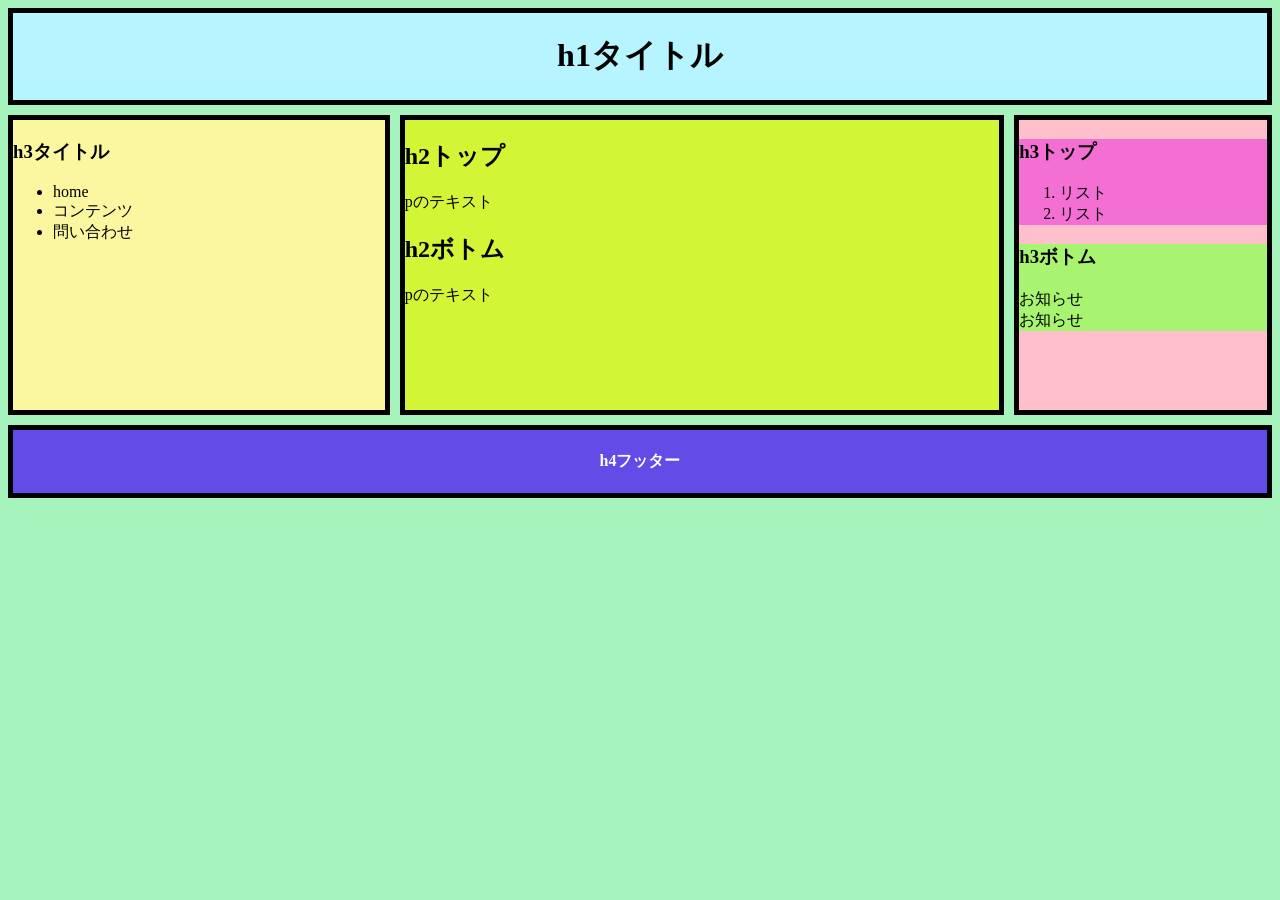
<file: test2.html>
<!DOCTYPE html>
<html lang="ja">
  <head>
    <meta charset="UTF-8">
    <link rel="stylesheet" href="test2.css">
    <title>タイトル</title>
  </head>
  <body>
    <header>
        <h1>h1タイトル</h1>
    </header>
    <div class="container">
      <div class="side">
        <div class="topside">
        <h3>h3トップ</h3>
        <ol>
          <li>リスト</li>
          <li>リスト</li>
        </ol>
    </div>
    <div class="bottomside">
        <h3>h3ボトム</h3>
        <p>
          お知らせ<br>お知らせ
        </p>
    </div>
      </div>
      <div class="body">
        <div class="topcontent">
            <h2>h2トップ</h2>
            <p>pのテキスト</p>
          </div>
          <div class="bottomcontent">
        <h2>h2ボトム</h2>
        <p>pのテキスト</p>
    </div>
      </div>
      <div class="leftside">
        <h3>h3タイトル</h3>
        <ul>
          <li>home</li>
          <li>コンテンツ</li>
          <li>問い合わせ</li>
        </ul>
      </div>
    </div>
    <footer>
        <h4>h4フッター</h4>
    </footer>
  </body>
</html>
</file>
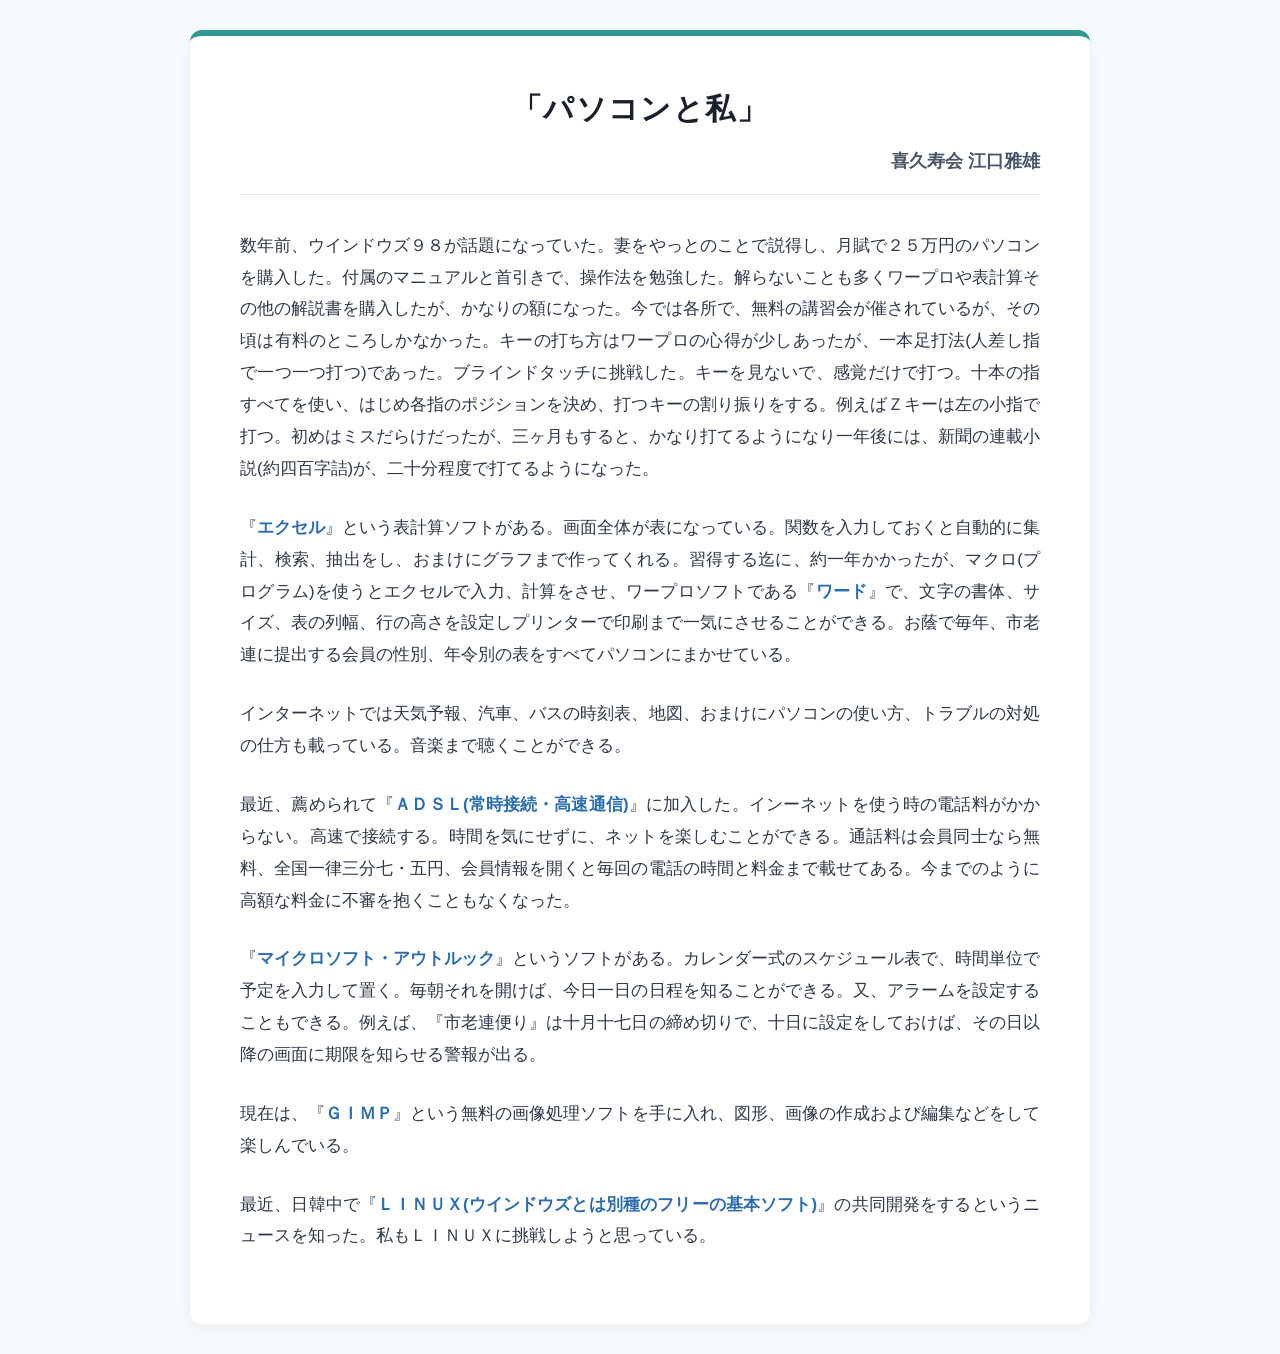
<file: パソコンと私.html>
<!DOCTYPE html>
<html lang="ja">
<head>
    <meta charset="UTF-8">
    <meta name="viewport" content="width=device-width, initial-scale=1.0">
    <title>パソコンと私 - 喜久寿会 江口雅雄</title>
    <style>
        body {
            font-family: "Hiragino Sans", "Hiragino Kaku Gothic ProN", "Meiryo", sans-serif;
            line-height: 1.9;
            color: #2d3748;
            background-color: #f7fafc;
            margin: 0;
            padding: 30px 15px;
        }
        .container {
            max-width: 800px;
            margin: 0 auto;
            background-color: #ffffff;
            padding: 45px 50px;
            border-radius: 12px;
            box-shadow: 0 4px 15px rgba(0, 0, 0, 0.05);
            border-top: 6px solid #319795;
        }
        h1 {
            font-size: 1.85rem;
            text-align: center;
            color: #1a202c;
            margin-top: 0;
            margin-bottom: 8px;
            letter-spacing: 0.05em;
        }
        .author {
            text-align: right;
            font-size: 1.1rem;
            font-weight: 600;
            color: #4a5568;
            margin-bottom: 35px;
            padding-bottom: 15px;
            border-bottom: 1px solid #e2e8f0;
        }
        p {
            margin-bottom: 1.6em;
            text-align: justify;
            font-size: 1.05rem;
            word-break: break-all;
        }
        .software-name {
            font-weight: bold;
            color: #2b6cb0;
        }
        @media (max-width: 600px) {
            .container {
                padding: 25px 20px;
            }
            h1 {
                font-size: 1.45rem;
            }
        }
    </style>
</head>
<body>

<div class="container">
    <h1>「パソコンと私」</h1>
    <div class="author">喜久寿会 江口雅雄</div>

    <p>数年前、ウインドウズ９８が話題になっていた。妻をやっとのことで説得し、月賦で２５万円のパソコンを購入した。付属のマニュアルと首引きで、操作法を勉強した。解らないことも多くワープロや表計算その他の解説書を購入したが、かなりの額になった。今では各所で、無料の講習会が催されているが、その頃は有料のところしかなかった。キーの打ち方はワープロの心得が少しあったが、一本足打法(人差し指で一つ一つ打つ)であった。ブラインドタッチに挑戦した。キーを見ないで、感覚だけで打つ。十本の指すべてを使い、はじめ各指のポジションを決め、打つキーの割り振りをする。例えばＺキーは左の小指で打つ。初めはミスだらけだったが、三ヶ月もすると、かなり打てるようになり一年後には、新聞の連載小説(約四百字詰)が、二十分程度で打てるようになった。</p>

    <p>『<span class="software-name">エクセル</span>』という表計算ソフトがある。画面全体が表になっている。関数を入力しておくと自動的に集計、検索、抽出をし、おまけにグラフまで作ってくれる。習得する迄に、約一年かかったが、マクロ(プログラム)を使うとエクセルで入力、計算をさせ、ワープロソフトである『<span class="software-name">ワード</span>』で、文字の書体、サイズ、表の列幅、行の高さを設定しプリンターで印刷まで一気にさせることができる。お蔭で毎年、市老連に提出する会員の性別、年令別の表をすべてパソコンにまかせている。</p>

    <p>インターネットでは天気予報、汽車、バスの時刻表、地図、おまけにパソコンの使い方、トラブルの対処の仕方も載っている。音楽まで聴くことができる。</p>

    <p>最近、薦められて『<span class="software-name">ＡＤＳＬ(常時接続・高速通信)</span>』に加入した。インーネットを使う時の電話料がかからない。高速で接続する。時間を気にせずに、ネットを楽しむことができる。通話料は会員同士なら無料、全国一律三分七・五円、会員情報を開くと毎回の電話の時間と料金まで載せてある。今までのように高額な料金に不審を抱くこともなくなった。</p>

    <p>『<span class="software-name">マイクロソフト・アウトルック</span>』というソフトがある。カレンダー式のスケジュール表で、時間単位で予定を入力して置く。毎朝それを開けば、今日一日の日程を知ることができる。又、アラームを設定することもできる。例えば、『市老連便り』は十月十七日の締め切りで、十日に設定をしておけば、その日以降の画面に期限を知らせる警報が出る。</p>

    <p>現在は、『<span class="software-name">ＧＩＭＰ</span>』という無料の画像処理ソフトを手に入れ、図形、画像の作成および編集などをして楽しんでいる。</p>

    <p>最近、日韓中で『<span class="software-name">ＬＩＮＵＸ(ウインドウズとは別種のフリーの基本ソフト)</span>』の共同開発をするというニュースを知った。私もＬＩＮＵＸに挑戦しようと思っている。</p>
</div>

</body>
</html>
</file>
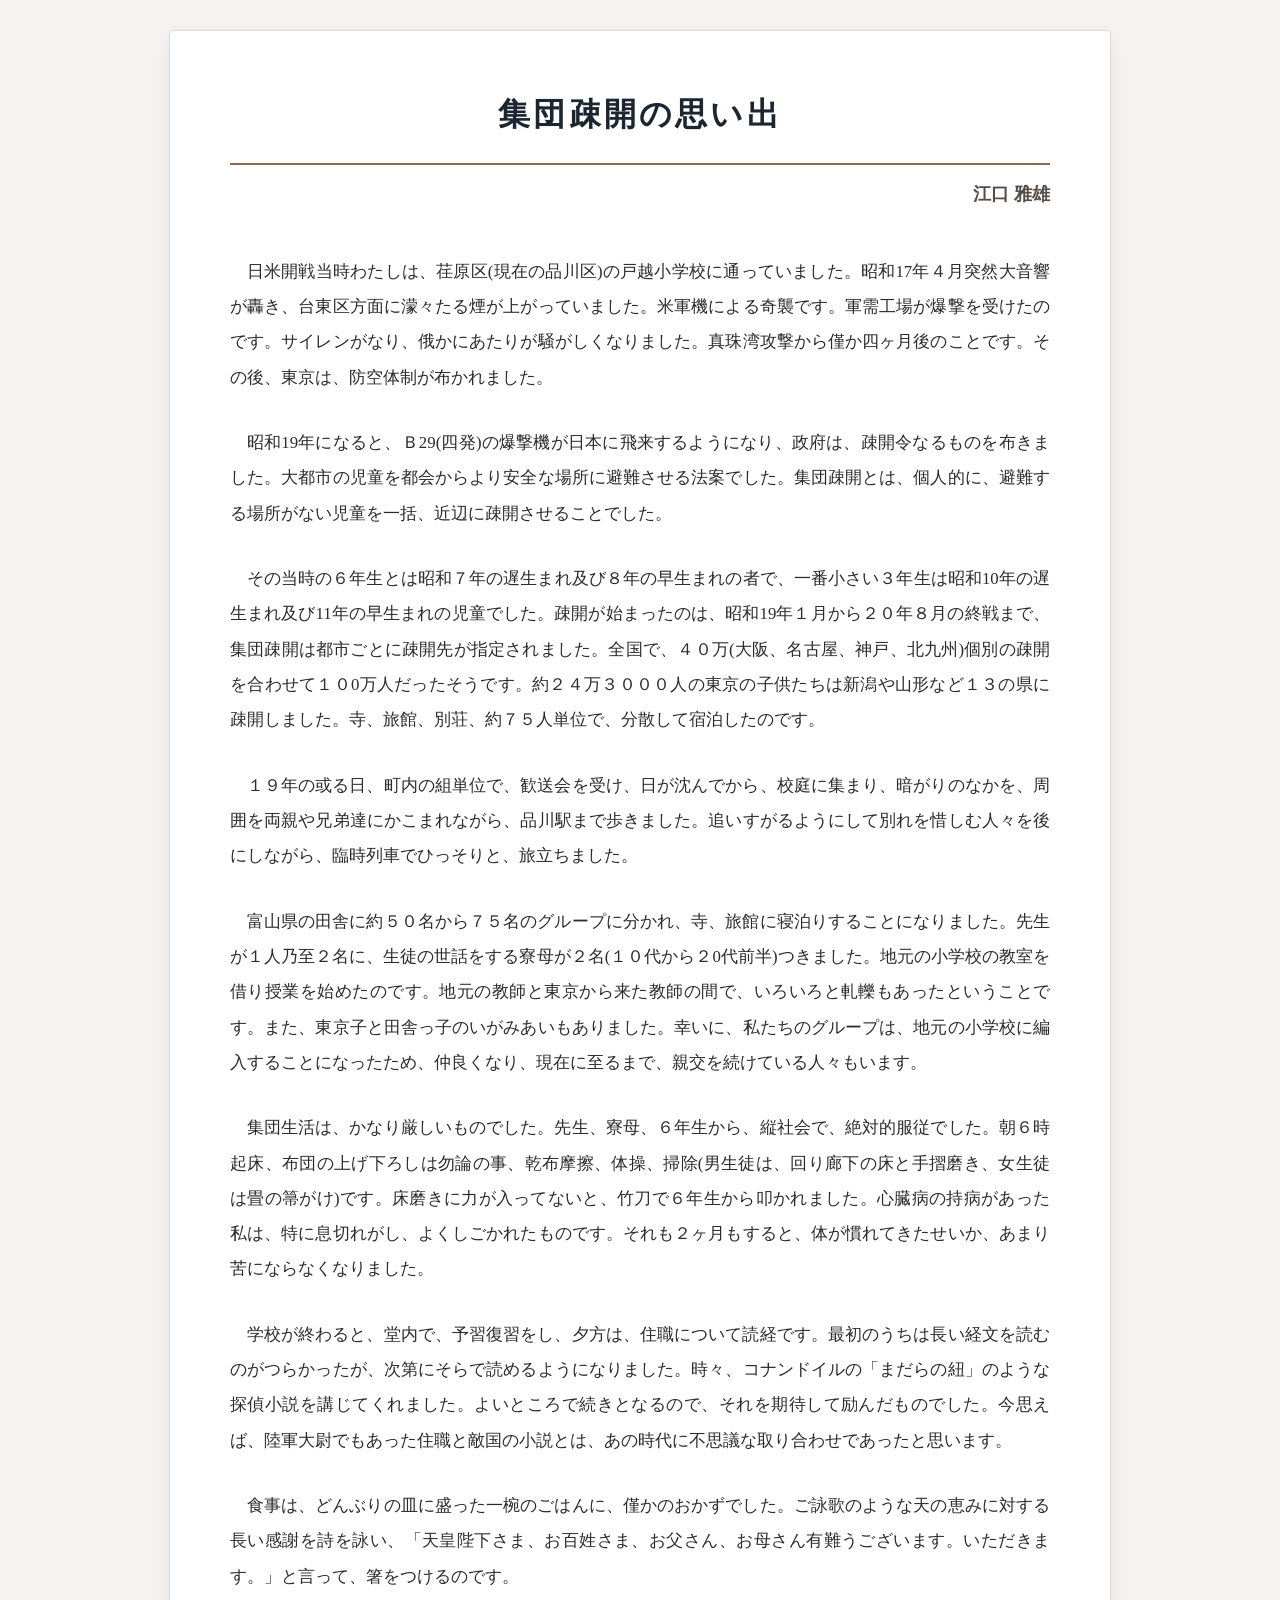
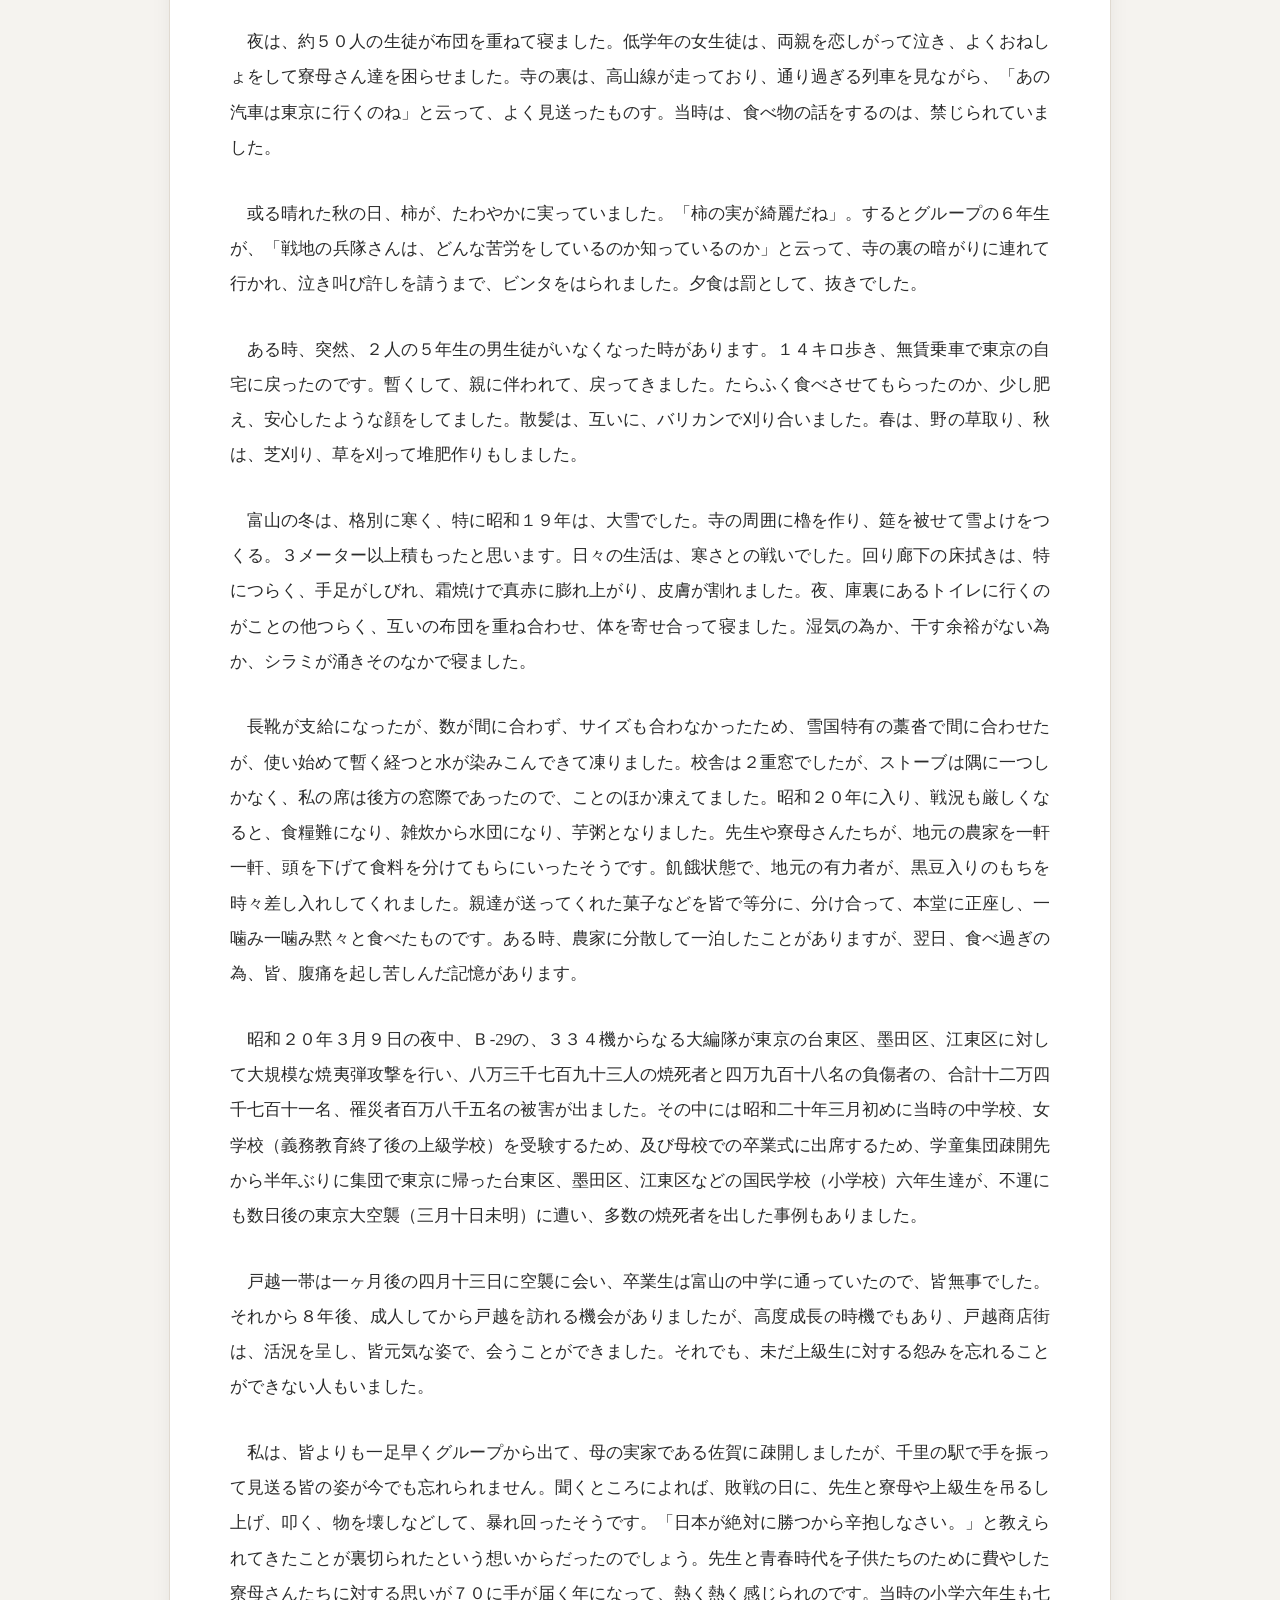
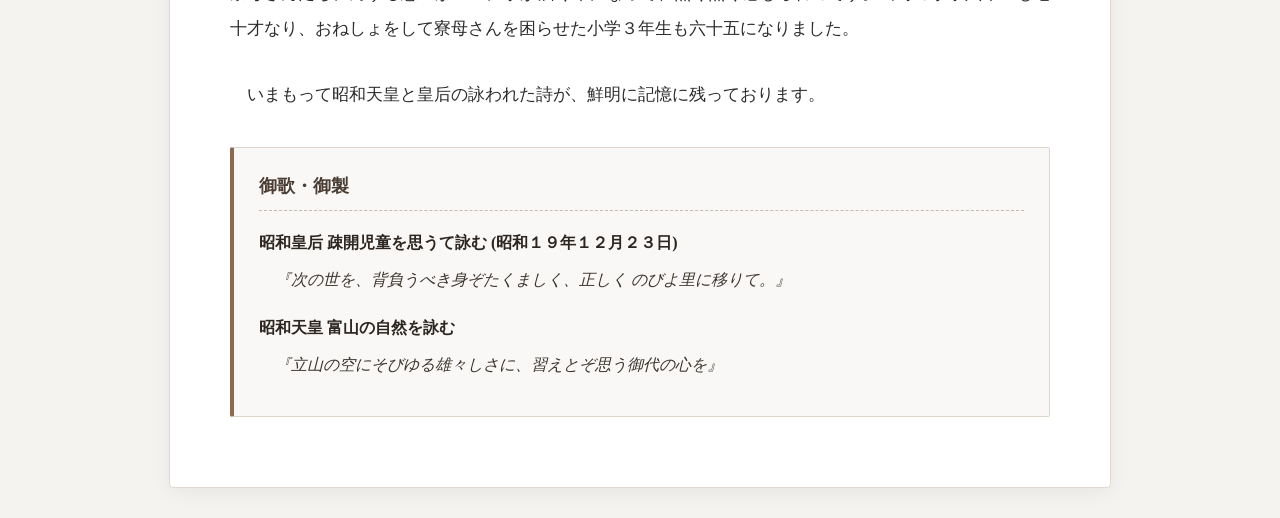
<file: 集団疎開.html>
<!DOCTYPE html>
<html lang="ja">
<head>
    <meta charset="UTF-8">
    <meta name="viewport" content="width=device-width, initial-scale=1.0">
    <title>集団疎開の思い出 - 江口雅雄</title>
    <style>
        body {
            font-family: "Yu Mincho", "Mincho", "Hiragino Mincho ProN", "MS PMincho", serif;
            line-height: 2.1;
            color: #2b2b2b;
            background-color: #f5f3ef;
            margin: 0;
            padding: 30px 15px;
        }
        .container {
            max-width: 820px;
            margin: 0 auto;
            background-color: #ffffff;
            padding: 50px 60px;
            border-radius: 4px;
            box-shadow: 0 4px 20px rgba(0, 0, 0, 0.06);
            border: 1px solid #e0dad1;
        }
        h1 {
            font-size: 2rem;
            text-align: center;
            color: #1c2630;
            margin-top: 0;
            margin-bottom: 10px;
            letter-spacing: 0.1em;
            border-bottom: 2px solid #8c6a51;
            padding-bottom: 15px;
        }
        .author {
            text-align: right;
            font-size: 1.15rem;
            font-weight: bold;
            color: #554d46;
            margin-bottom: 40px;
        }
        p {
            margin-bottom: 1.8em;
            text-align: justify;
            font-size: 1.05rem;
            text-indent: 1em;
        }
        .poem-box {
            background-color: #f9f8f6;
            border: 1px solid #dcd6cd;
            border-left: 4px solid #8c6a51;
            padding: 20px 25px;
            margin: 35px 0 20px;
            border-radius: 2px;
        }
        .poem-box h2 {
            font-size: 1.1rem;
            margin-top: 0;
            margin-bottom: 15px;
            color: #4a3d33;
            font-weight: bold;
            border-bottom: 1px dashed #c5bcaf;
            padding-bottom: 5px;
        }
        .poem-item {
            margin-bottom: 15px;
            text-indent: 0;
        }
        .poem-item .title {
            font-weight: bold;
            color: #2c2520;
            display: block;
            margin-bottom: 3px;
        }
        .poem-item .content {
            font-style: italic;
            padding-left: 1em;
            color: #3d352e;
        }
        @media (max-width: 600px) {
            .container {
                padding: 30px 20px;
            }
            h1 {
                font-size: 1.5rem;
            }
        }
    </style>
</head>
<body>

<div class="container">
    <h1>集団疎開の思い出</h1>
    <div class="author">江口 雅雄</div>

    <p>日米開戦当時わたしは、荏原区(現在の品川区)の戸越小学校に通っていました。昭和17年４月突然大音響が轟き、台東区方面に濛々たる煙が上がっていました。米軍機による奇襲です。軍需工場が爆撃を受けたのです。サイレンがなり、俄かにあたりが騒がしくなりました。真珠湾攻撃から僅か四ヶ月後のことです。その後、東京は、防空体制が布かれました。</p>

    <p>昭和19年になると、Ｂ29(四発)の爆撃機が日本に飛来するようになり、政府は、疎開令なるものを布きました。大都市の児童を都会からより安全な場所に避難させる法案でした。集団疎開とは、個人的に、避難する場所がない児童を一括、近辺に疎開させることでした。</p>

    <p>その当時の６年生とは昭和７年の遅生まれ及び８年の早生まれの者で、一番小さい３年生は昭和10年の遅生まれ及び11年の早生まれの児童でした。疎開が始まったのは、昭和19年１月から２０年８月の終戦まで、集団疎開は都市ごとに疎開先が指定されました。全国で、４０万(大阪、名古屋、神戸、北九州)個別の疎開を合わせて１０0万人だったそうです。約２４万３０００人の東京の子供たちは新潟や山形など１３の県に疎開しました。寺、旅館、別荘、約７５人単位で、分散して宿泊したのです。</p>

    <p>１９年の或る日、町内の組単位で、歓送会を受け、日が沈んでから、校庭に集まり、暗がりのなかを、周囲を両親や兄弟達にかこまれながら、品川駅まで歩きました。追いすがるようにして別れを惜しむ人々を後にしながら、臨時列車でひっそりと、旅立ちました。</p>

    <p>富山県の田舎に約５０名から７５名のグループに分かれ、寺、旅館に寝泊りすることになりました。先生が１人乃至２名に、生徒の世話をする寮母が２名(１０代から２0代前半)つきました。地元の小学校の教室を借り授業を始めたのです。地元の教師と東京から来た教師の間で、いろいろと軋轢もあったということです。また、東京子と田舎っ子のいがみあいもありました。幸いに、私たちのグループは、地元の小学校に編入することになったため、仲良くなり、現在に至るまで、親交を続けている人々もいます。</p>

    <p>集団生活は、かなり厳しいものでした。先生、寮母、６年生から、縦社会で、絶対的服従でした。朝６時起床、布団の上げ下ろしは勿論の事、乾布摩擦、体操、掃除(男生徒は、回り廊下の床と手摺磨き、女生徒は畳の箒がけ)です。床磨きに力が入ってないと、竹刀で６年生から叩かれました。心臓病の持病があった私は、特に息切れがし、よくしごかれたものです。それも２ヶ月もすると、体が慣れてきたせいか、あまり苦にならなくなりました。</p>

    <p>学校が終わると、堂内で、予習復習をし、夕方は、住職について読経です。最初のうちは長い経文を読むのがつらかったが、次第にそらで読めるようになりました。時々、コナンドイルの「まだらの紐」のような探偵小説を講じてくれました。よいところで続きとなるので、それを期待して励んだものでした。今思えば、陸軍大尉でもあった住職と敵国の小説とは、あの時代に不思議な取り合わせであったと思います。</p>

    <p>食事は、どんぶりの皿に盛った一椀のごはんに、僅かのおかずでした。ご詠歌のような天の恵みに対する長い感謝を詩を詠い、「天皇陛下さま、お百姓さま、お父さん、お母さん有難うございます。いただきます。」と言って、箸をつけるのです。</p>

    <p>夜は、約５０人の生徒が布団を重ねて寝ました。低学年の女生徒は、両親を恋しがって泣き、よくおねしょをして寮母さん達を困らせました。寺の裏は、高山線が走っており、通り過ぎる列車を見ながら、「あの汽車は東京に行くのね」と云って、よく見送ったものす。当時は、食べ物の話をするのは、禁じられていました。</p>

    <p>或る晴れた秋の日、柿が、たわやかに実っていました。「柿の実が綺麗だね」。するとグループの６年生が、「戦地の兵隊さんは、どんな苦労をしているのか知っているのか」と云って、寺の裏の暗がりに連れて行かれ、泣き叫び許しを請うまで、ビンタをはられました。夕食は罰として、抜きでした。</p>

    <p>ある時、突然、２人の５年生の男生徒がいなくなった時があります。１４キロ歩き、無賃乗車で東京の自宅に戻ったのです。暫くして、親に伴われて、戻ってきました。たらふく食べさせてもらったのか、少し肥え、安心したような顔をしてました。散髪は、互いに、バリカンで刈り合いました。春は、野の草取り、秋は、芝刈り、草を刈って堆肥作りもしました。</p>

    <p>富山の冬は、格別に寒く、特に昭和１９年は、大雪でした。寺の周囲に櫓を作り、筵を被せて雪よけをつくる。３メーター以上積もったと思います。日々の生活は、寒さとの戦いでした。回り廊下の床拭きは、特につらく、手足がしびれ、霜焼けで真赤に膨れ上がり、皮膚が割れました。夜、庫裏にあるトイレに行くのがことの他つらく、互いの布団を重ね合わせ、体を寄せ合って寝ました。湿気の為か、干す余裕がない為か、シラミが涌きそのなかで寝ました。</p>

    <p>長靴が支給になったが、数が間に合わず、サイズも合わなかったため、雪国特有の藁沓で間に合わせたが、使い始めて暫く経つと水が染みこんできて凍りました。校舎は２重窓でしたが、ストーブは隅に一つしかなく、私の席は後方の窓際であったので、ことのほか凍えてました。昭和２０年に入り、戦況も厳しくなると、食糧難になり、雑炊から水団になり、芋粥となりました。先生や寮母さんたちが、地元の農家を一軒一軒、頭を下げて食料を分けてもらにいったそうです。飢餓状態で、地元の有力者が、黒豆入りのもちを時々差し入れしてくれました。親達が送ってくれた菓子などを皆で等分に、分け合って、本堂に正座し、一噛み一噛み黙々と食べたものです。ある時、農家に分散して一泊したことがありますが、翌日、食べ過ぎの為、皆、腹痛を起し苦しんだ記憶があります。</p>

    <p>昭和２０年３月９日の夜中、Ｂ-29の、３３４機からなる大編隊が東京の台東区、墨田区、江東区に対して大規模な焼夷弾攻撃を行い、八万三千七百九十三人の焼死者と四万九百十八名の負傷者の、合計十二万四千七百十一名、罹災者百万八千五名の被害が出ました。その中には昭和二十年三月初めに当時の中学校、女学校（義務教育終了後の上級学校）を受験するため、及び母校での卒業式に出席するため、学童集団疎開先から半年ぶりに集団で東京に帰った台東区、墨田区、江東区などの国民学校（小学校）六年生達が、不運にも数日後の東京大空襲（三月十日未明）に遭い、多数の焼死者を出した事例もありました。</p>

    <p>戸越一帯は一ヶ月後の四月十三日に空襲に会い、卒業生は富山の中学に通っていたので、皆無事でした。それから８年後、成人してから戸越を訪れる機会がありましたが、高度成長の時機でもあり、戸越商店街は、活況を呈し、皆元気な姿で、会うことができました。それでも、未だ上級生に対する怨みを忘れることができない人もいました。</p>

    <p>私は、皆よりも一足早くグループから出て、母の実家である佐賀に疎開しましたが、千里の駅で手を振って見送る皆の姿が今でも忘れられません。聞くところによれば、敗戦の日に、先生と寮母や上級生を吊るし上げ、叩く、物を壊しなどして、暴れ回ったそうです。「日本が絶対に勝つから辛抱しなさい。」と教えられてきたことが裏切られたという想いからだったのでしょう。先生と青春時代を子供たちのために費やした寮母さんたちに対する思いが７０に手が届く年になって、熱く熱く感じられのです。当時の小学六年生も七十才なり、おねしょをして寮母さんを困らせた小学３年生も六十五になりました。</p>

    <p>いまもって昭和天皇と皇后の詠われた詩が、鮮明に記憶に残っております。</p>

    <div class="poem-box">
        <h2>御歌・御製</h2>
        <div class="poem-item">
            <span class="title">昭和皇后 疎開児童を思うて詠む (昭和１９年１２月２３日)</span>
            <div class="content">『次の世を、背負うべき身ぞたくましく、正しく のびよ里に移りて。』</div>
        </div>
        <div class="poem-item">
            <span class="title">昭和天皇 富山の自然を詠む</span>
            <div class="content">『立山の空にそびゆる雄々しさに、習えとぞ思う御代の心を』</div>
        </div>
    </div>
</div>

</body>
</html>
</file>
<file: style.css>
body {
  background-color: rgb(167, 243, 190);
  margin: 0;
  padding: 0;
}

header {
  background-color: rgb(182, 245, 255);
  border: 5px solid rgb(0, 0, 0);
  margin-bottom: 10px;
  display: flex;
  justify-content: center; /* 水平方向の中央寄せ */
  align-items: center;     /* 垂直方向の中央寄せ */
}

footer {
  background-color: rgb(98, 75, 231);
  border: 5px solid rgb(0, 0, 0);
  color: rgb(255, 255, 255);
  text-align: center;
  margin-top: 10px;
}

footer > h4 {
  background-color: rgb(98, 75, 231);
}

/* --- 2段目の3列レイアウトエリア --- */
.container {  
  display: flex;
  justify-content: space-between;
  gap: 15px; /* 列同士の間隔 */
  padding: 10px;
}

/* 全ての列に border や padding の計算を正しく適用 */
.container > div {
  box-sizing: border-box;
}

/* 3つのdiv共通設定（同じ幅・headerと同じ背景色・3D影効果） */
/* 3つのdiv共通設定（headerと同じ背景色・3D影効果） */
.leftside,
.body,
.side {
  background-color: rgb(182, 245, 255); /* headerと同じ水色 */
  border: 2px solid #53a3b4;           /* 黒枠から立体感に合ったカラーに変更 */
  border-radius: 12px;                 /* 角を少し丸く */
  padding: 15px;

  /* 3D表示（立体感を生み出す2重の影） */
  box-shadow: 
    5px 5px 10px rgba(0, 0, 0, 0.15), 
    -3px -3px 6px rgba(255, 255, 255, 0.7);
}

/* 左右の幅を25%に指定し、中央を残りの幅にする設定 */
.leftside {
  width: 25%;
}

.side {
  width: 25%;
}

.body {
  flex: 1;
}

/* --- 内側の個別の背景色設定を解除して統一感を出す --- */
.topside,
.bottomside{
  background-color: transparent;
  text-align: left; /* テキストやリストを左揃えにする */
}

.blur-edge {
  width: 100%;
  max-width: 300px;
  mask-image: radial-gradient(circle, black 60%, transparent 100%);
  -webkit-mask-image: radial-gradient(circle, black 60%, transparent 100%);
}

/* カラム内の見出し（h2, h3）を中央寄せ */
.leftside h3,
.body h2,
.side h3 {
  text-align: center;
}
</file>
<file: test2.css>
body{
    background-color: rgb(167, 243, 190);
   
}

header{
    background-color: rgb(182, 245, 255);
    border: 5px solid rgb(0, 0, 0);
    margin-bottom: 10px;
     display: flex;
     justify-content: center; /* 水平方向の中央寄せ */
     align-items: center;    /* 垂直方向の中央寄せ */
}
footer{
    background-color: rgb(98, 75, 231);
    border: 5px solid rgb(0, 0, 0);
    color: rgb(255, 255, 255);
    text-align:center;
    margin-top: 10px;
}
footer>h4{
    background-color: none;
    background-color: rgb(98, 75, 231);
    
}
.container {
    width: 100%;
    height: 300px;
    display: flex;
    flex-direction: row-reverse;
  }
  .body {
    width: 48%;
    background-color: rgb(210, 245, 54);
    margin: 0px 10px 0px 10px;
    border: 5px solid rgb(0, 0, 0);
   }
  .topcontent {
   
  }
  .bottomcontent {
    //background-color: rgb(250, 116, 149);
  }
  .side {
    width: 20%;
    background-color: pink;
    border: 5px solid rgb(0, 0, 0);
  }
  .topside{
    background-color: rgb(243, 111, 212);
    
  }
  .bottomside{
    background-color: rgb(168, 243, 111);
  }
  .leftside {
    width: 30%;
    background-color: rgb(251, 247, 161);
    border: 5px solid rgb(0, 0, 0);
  }
  h1{
    /*background-color: rgb(209, 255, 182);*/
  }
  h4{
    background-color: rgb(210, 245, 54);
  }
</file>
